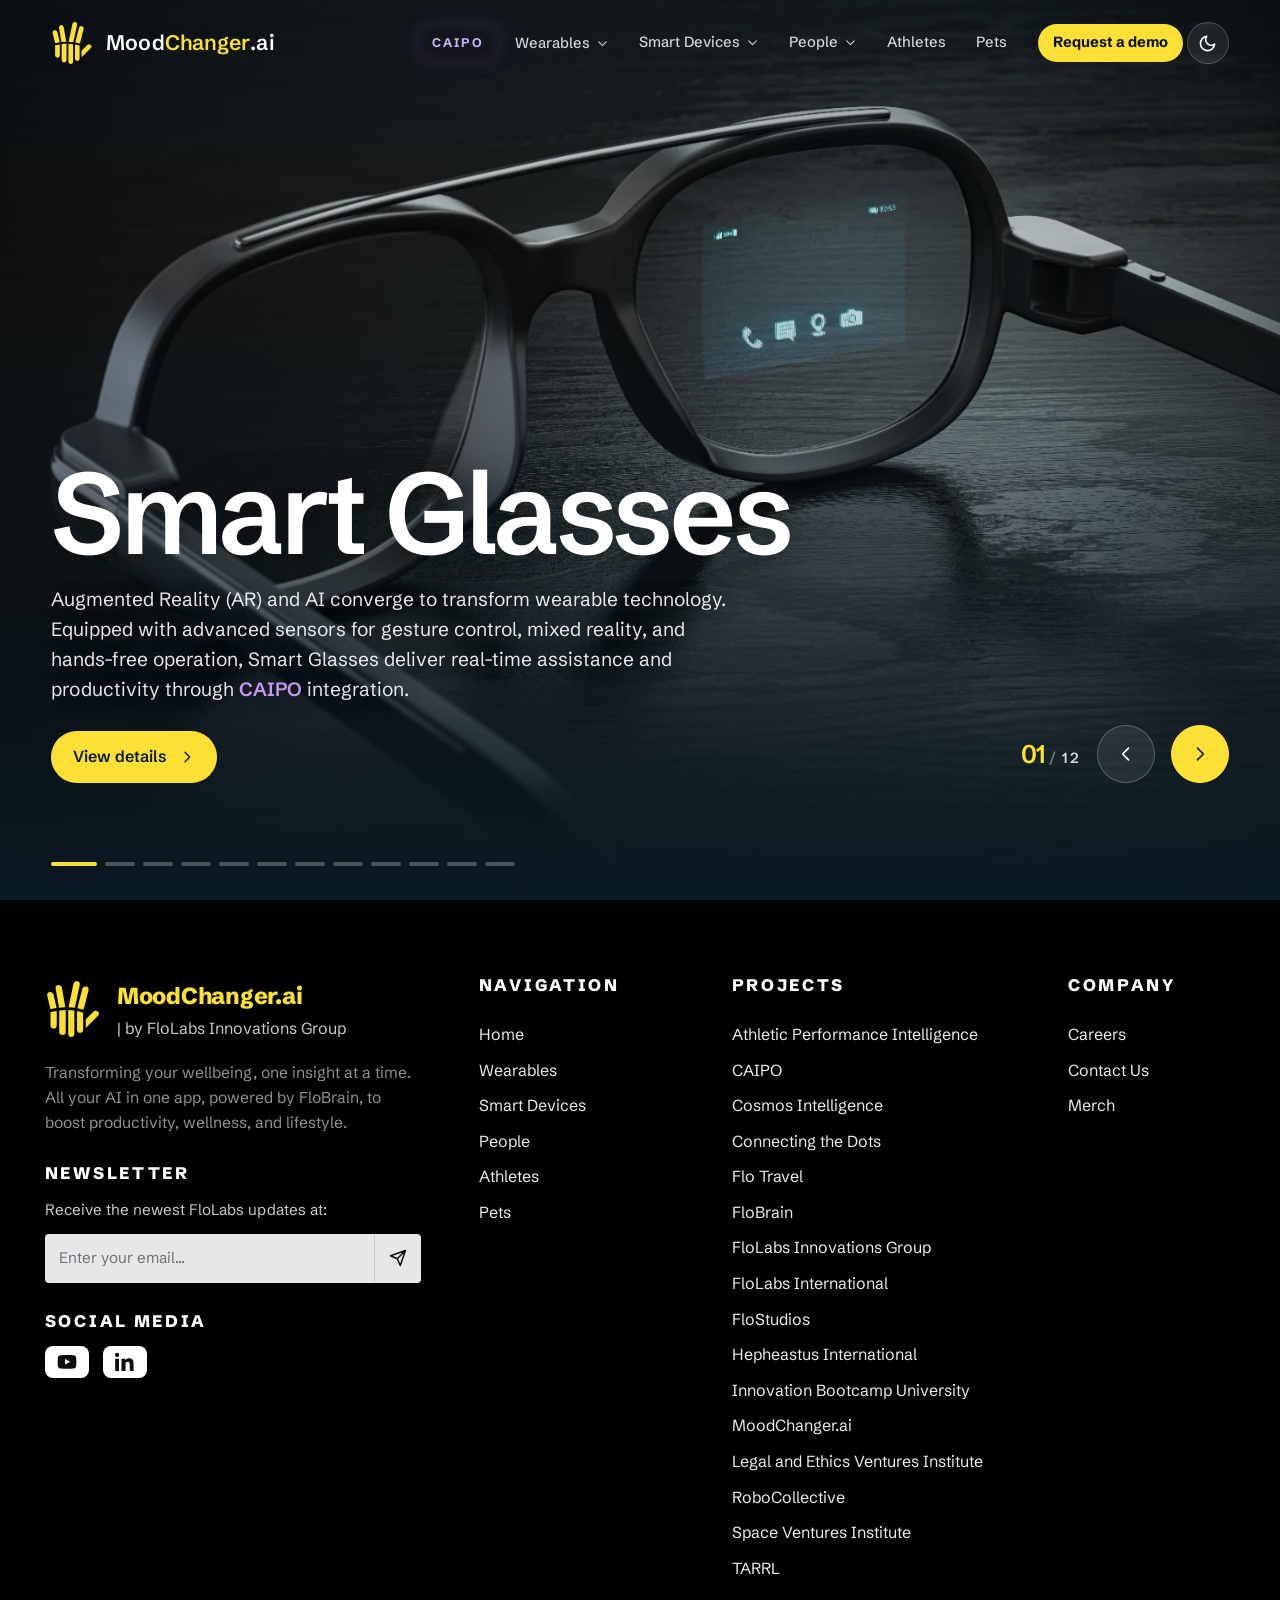
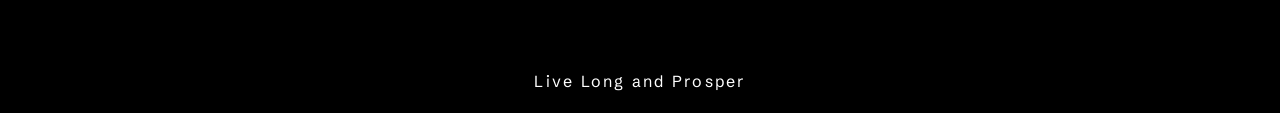
<file: Wearables.html>
<!doctype html>
<html lang="en">
<head>
<meta charset="utf-8">
<meta name="viewport" content="width=device-width, initial-scale=1">
<title>Wearables, MoodChanger.ai</title>
<script>(function(){try{var t=localStorage.getItem('mc-theme');document.documentElement.setAttribute('data-theme',(t==='dark'||t==='light')?t:'light');}catch(e){document.documentElement.setAttribute('data-theme','light');}})();</script>
<link rel="preconnect" href="https://fonts.googleapis.com">
<link rel="preconnect" href="https://fonts.gstatic.com" crossorigin>
<link href="https://fonts.googleapis.com/css2?family=Schibsted+Grotesk:wght@400;500;600;700;800&display=swap" rel="stylesheet">
<link rel="stylesheet" href="athletes.css">
<link rel="preload" as="image" href="assets/wear/smart-glasses.webp" fetchpriority="high">
<link rel="stylesheet" href="wearables.css">
</head>
<body id="top" class="wear-body">

<div class="progress" aria-hidden="true"></div>

<header class="site-header" data-header>
  <div class="header-row">
    <a class="brand" href="Home.html" aria-label="MoodChanger.ai home">
      <img class="mark" src="assets/flomadlogo.svg" alt="">
      <span class="word">Mood<span class="a">Changer</span>.ai</span>
    </a>
    <button class="burger" data-nav-toggle aria-label="Menu" aria-expanded="false"><i></i><i></i><i></i></button>

    <nav class="nav" data-nav aria-label="Primary">
      <div class="item">
        <a class="caipo-pill" href="https://www.caipo.ai/" target="_blank" rel="noopener">CAIPO</a>
      </div>

      <div class="item has-menu active">
        <button class="trigger" type="button" data-all-wearables>Wearables
          <svg class="chev" viewBox="0 0 24 24" fill="none" stroke="currentColor" stroke-width="2"><path d="M19 9l-7 7-7-7" stroke-linecap="round" stroke-linejoin="round"/></svg>
        </button>
        <div class="menu scroll">
          <a href="#smart-glasses">Smart Glasses</a>
          <a href="#eeg-hardware">EEG Hardware</a>
          <a href="#smart-ring">Smart Ring</a>
          <a href="#brain-monitor">Brain Monitoring</a>
          <a href="#smart-foot-pods">Smart Foot Pods</a>
          <a href="#smart-insoles">Smart Insoles</a>
          <a href="#smart-watch">Smart Watch</a>
          <a href="#exoskeleton">Exoskeleton</a>
          <a href="#smart-gloves">Smart Gloves</a>
          <a href="#smart-shirt">Smart Shirt</a>
          <a href="#smart-suit">Smart Suit</a>
          <a href="#smart-posture-trainer">Smart Posture Trainer</a>
        </div>
      </div>

      <div class="item has-menu">
        <a class="trigger" href="SmartDevices.html">Smart Devices
          <svg class="chev" viewBox="0 0 24 24" fill="none" stroke="currentColor" stroke-width="2"><path d="M19 9l-7 7-7-7" stroke-linecap="round" stroke-linejoin="round"/></svg>
        </a>
        <div class="menu">
          <a href="SmartDevices.html#ai-insights">AI Health Insights</a>
          <a href="SmartDevices.html#smart-scale">Smart Scale</a>
          <a href="SmartDevices.html#smart-bottle">Smart Bottle</a>
          <a href="SmartDevices.html#smart-robots">Smart Robots</a>
        </div>
      </div>

      <div class="item has-menu">
        <a class="trigger" href="People.html">People
          <svg class="chev" viewBox="0 0 24 24" fill="none" stroke="currentColor" stroke-width="2"><path d="M19 9l-7 7-7-7" stroke-linecap="round" stroke-linejoin="round"/></svg>
        </a>
        <div class="menu">
          <a href="People.html#allergies">Allergies</a>
          <a href="People.html#stuttering">Stuttering</a>
          <a href="People.html#cognitive">Cognitive Loss</a>
        </div>
      </div>

      <div class="item"><a href="Athletes.html">Athletes</a></div>
      <div class="item"><a href="Pets.html">Pets</a></div>
            <div class="item cta-item"><a class="nav-cta" href="mailto:hello@moodchanger.ai?subject=Request%20a%20demo">Request a demo</a></div>
      <div class="item theme-item">
        <button class="theme-toggle" data-theme-toggle type="button" aria-label="Switch to dark mode" aria-pressed="false">
          <svg class="i-moon" viewBox="0 0 24 24" fill="none" stroke="currentColor" stroke-width="2"><path d="M21 12.8A9 9 0 1111.2 3 7 7 0 0021 12.8z" stroke-linecap="round" stroke-linejoin="round"/></svg>
          <svg class="i-sun" viewBox="0 0 24 24" fill="none" stroke="currentColor" stroke-width="2"><circle cx="12" cy="12" r="4"/><path d="M12 2v2M12 20v2M4.9 4.9l1.4 1.4M17.7 17.7l1.4 1.4M2 12h2M20 12h2M4.9 19.1l1.4-1.4M17.7 6.3l1.4-1.4" stroke-linecap="round"/></svg>
        </button>
      </div>
    </nav>
  </div>
</header>

<main>
  <section class="showcase" aria-label="Wearables showcase">
    <div class="show-track">
      <div class="show-slide active" data-w="smart-glasses">
        <div class="shot"><div class="glow"></div><div class="kb"><div class="icon"><svg viewBox="0 0 24 24" fill="none" stroke="currentColor" stroke-width="1.4" stroke-linecap="round" stroke-linejoin="round"><circle cx="7" cy="13" r="3.6"/><circle cx="17" cy="13" r="3.6"/><path d="M10.6 13h2.8M2.5 11l2.5-2.5M21.5 11L19 8.5"/></svg></div></div><div class="grain"></div></div>
        <div class="scrim"></div>
        <div class="show-content">
          <h2 class="show-name">Smart Glasses</h2>
          <p class="show-intro">Augmented Reality (AR) and AI converge to transform wearable technology. Equipped with advanced sensors for gesture control, mixed reality, and hands-free operation, Smart Glasses deliver real-time assistance and productivity through <span class="caipo">CAIPO</span> integration.</p>
          <span class="show-cta">View details<svg viewBox="0 0 24 24" fill="none" stroke="currentColor" stroke-width="2"><path d="M9 5l7 7-7 7" stroke-linecap="round" stroke-linejoin="round"/></svg></span>
        </div>
      </div>
      <div class="show-slide" data-w="eeg-hardware">
        <div class="shot alt"><div class="glow"></div><div class="kb"><div class="icon"><svg viewBox="0 0 24 24" fill="none" stroke="currentColor" stroke-width="1.4" stroke-linecap="round" stroke-linejoin="round"><path d="M2 12h3l2-6 3 12 2.5-8 2 5H22"/></svg></div></div><div class="grain"></div></div>
        <div class="scrim"></div>
        <div class="show-content">
          <h2 class="show-name">EEG Hardware</h2>
          <p class="show-intro">EEG Hardware monitors brain activity in real time, providing insights into mental states, cognitive performance, and stress.</p>
          <span class="show-cta">View details<svg viewBox="0 0 24 24" fill="none" stroke="currentColor" stroke-width="2"><path d="M9 5l7 7-7 7" stroke-linecap="round" stroke-linejoin="round"/></svg></span>
        </div>
      </div>
      <div class="show-slide" data-w="smart-ring">
        <div class="shot"><div class="glow"></div><div class="kb"><div class="icon"><svg viewBox="0 0 24 24" fill="none" stroke="currentColor" stroke-width="1.4" stroke-linecap="round" stroke-linejoin="round"><circle cx="12" cy="14.5" r="5.5"/><path d="M8.7 9.5 10.5 5h3l1.8 4.5"/></svg></div></div><div class="grain"></div></div>
        <div class="scrim"></div>
        <div class="show-content">
          <h2 class="show-name">Smart Ring</h2>
          <p class="show-intro">Compact and stylish wearable that tracks health metrics such as heart rate, sleep patterns, and stress levels.</p>
          <span class="show-cta">View details<svg viewBox="0 0 24 24" fill="none" stroke="currentColor" stroke-width="2"><path d="M9 5l7 7-7 7" stroke-linecap="round" stroke-linejoin="round"/></svg></span>
        </div>
      </div>
      <div class="show-slide" data-w="brain-monitor">
        <div class="shot alt"><div class="glow"></div><div class="kb"><div class="icon"><svg viewBox="0 0 24 24" fill="none" stroke="currentColor" stroke-width="1.4" stroke-linecap="round" stroke-linejoin="round"><path d="M12 4.5a3 3 0 0 0-5 2.2A3 3 0 0 0 5 12a3 3 0 0 0 2 4.6A3 3 0 0 0 12 19m0-14.5a3 3 0 0 1 5 2.2A3 3 0 0 1 19 12a3 3 0 0 1-2 4.6A3 3 0 0 1 12 19m0-14.5V19"/></svg></div></div><div class="grain"></div></div>
        <div class="scrim"></div>
        <div class="show-content">
          <h2 class="show-name">Brain Monitoring</h2>
          <p class="show-intro">Products that provide real-time brain activity analysis. With <span class="caipo">CAIPO</span>, they assist in improving cognitive performance and reducing mental fatigue.</p>
          <span class="show-cta">View details<svg viewBox="0 0 24 24" fill="none" stroke="currentColor" stroke-width="2"><path d="M9 5l7 7-7 7" stroke-linecap="round" stroke-linejoin="round"/></svg></span>
        </div>
      </div>
      <div class="show-slide" data-w="smart-foot-pods">
        <div class="shot"><div class="glow"></div><div class="kb"><div class="icon"><svg viewBox="0 0 24 24" fill="none" stroke="currentColor" stroke-width="1.4" stroke-linecap="round" stroke-linejoin="round"><path d="M5 5c-1 3.5-1.5 6-1.5 9C3.5 17 5 19 8 19s4-1.5 4-4.5c0-2-1-3-1-5.5C11 6 10 4.5 8.5 4.5S5.5 4 5 5z"/><circle cx="16.5" cy="15.5" r="3"/></svg></div></div><div class="grain"></div></div>
        <div class="scrim"></div>
        <div class="show-content">
          <h2 class="show-name">Smart Foot Pods</h2>
          <p class="show-intro">Advanced wearables for runners, offering insights into biomechanics, running power, and performance metrics.</p>
          <span class="show-cta">View details<svg viewBox="0 0 24 24" fill="none" stroke="currentColor" stroke-width="2"><path d="M9 5l7 7-7 7" stroke-linecap="round" stroke-linejoin="round"/></svg></span>
        </div>
      </div>
      <div class="show-slide" data-w="smart-insoles">
        <div class="shot alt"><div class="glow"></div><div class="kb"><div class="icon"><svg viewBox="0 0 24 24" fill="none" stroke="currentColor" stroke-width="1.4" stroke-linecap="round" stroke-linejoin="round"><path d="M9 3c-2 0-3.2 2.4-3.2 5.4 0 3.6-2 5.6-2 8.6C3.8 19.6 5.6 21 8 21s3.8-1.4 3.8-4C11.8 14.6 11 13 11 9.6 11 5.4 10.4 3 9 3z"/></svg></div></div><div class="grain"></div></div>
        <div class="scrim"></div>
        <div class="show-content">
          <h2 class="show-name">Smart Insoles</h2>
          <p class="show-intro">Designed for gait analysis, posture improvement, and health monitoring.</p>
          <span class="show-cta">View details<svg viewBox="0 0 24 24" fill="none" stroke="currentColor" stroke-width="2"><path d="M9 5l7 7-7 7" stroke-linecap="round" stroke-linejoin="round"/></svg></span>
        </div>
      </div>
      <div class="show-slide" data-w="smart-watch">
        <div class="shot"><div class="glow"></div><div class="kb"><div class="icon"><svg viewBox="0 0 24 24" fill="none" stroke="currentColor" stroke-width="1.4" stroke-linecap="round" stroke-linejoin="round"><rect x="7" y="7" width="10" height="10" rx="2.6"/><path d="M9.3 7 10 3.5h4L14.7 7M9.3 17l.7 3.5h4l.7-3.5"/><path d="M12 10.5V13l1.6 1"/></svg></div></div><div class="grain"></div></div>
        <div class="scrim"></div>
        <div class="show-content">
          <h2 class="show-name">Smart Watch</h2>
          <p class="show-intro">Customizable device offering fitness tracking, heart rate monitoring, and GPS navigation.</p>
          <span class="show-cta">View details<svg viewBox="0 0 24 24" fill="none" stroke="currentColor" stroke-width="2"><path d="M9 5l7 7-7 7" stroke-linecap="round" stroke-linejoin="round"/></svg></span>
        </div>
      </div>
      <div class="show-slide" data-w="exoskeleton">
        <div class="shot alt"><div class="glow"></div><div class="kb"><div class="icon"><svg viewBox="0 0 24 24" fill="none" stroke="currentColor" stroke-width="1.4" stroke-linecap="round" stroke-linejoin="round"><circle cx="12" cy="4.3" r="2.1"/><path d="M12 6.4v6.2m0 0-3.6 6.6M12 12.6l3.6 6.6M6.6 9.2 12 10.4l5.4-1.2"/></svg></div></div><div class="grain"></div></div>
        <div class="scrim"></div>
        <div class="show-content">
          <h2 class="show-name">Exoskeleton</h2>
          <p class="show-intro">A revolutionary body measurement system that uses 3D scanning to deliver accurate data for fitness and health tracking.</p>
          <span class="show-cta">View details<svg viewBox="0 0 24 24" fill="none" stroke="currentColor" stroke-width="2"><path d="M9 5l7 7-7 7" stroke-linecap="round" stroke-linejoin="round"/></svg></span>
        </div>
      </div>
      <div class="show-slide" data-w="smart-gloves">
        <div class="shot"><div class="glow"></div><div class="kb"><div class="icon"><svg viewBox="0 0 24 24" fill="none" stroke="currentColor" stroke-width="1.4" stroke-linecap="round" stroke-linejoin="round"><path d="M8 13V6.5a1.5 1.5 0 0 1 3 0V11m0-.5V4.6a1.5 1.5 0 0 1 3 0V11m0-.2V6.6a1.5 1.5 0 0 1 3 0V14c0 3.4-2.2 6-5.4 6h-.8c-1.7 0-2.7-.7-3.7-1.8L6 14.6c-.8-1 .6-2.6 1.7-1.7L9 14"/></svg></div></div><div class="grain"></div></div>
        <div class="scrim"></div>
        <div class="show-content">
          <h2 class="show-name">Smart Gloves</h2>
          <p class="show-intro">Wearable device designed for precise motion tracking and gesture control.</p>
          <span class="show-cta">View details<svg viewBox="0 0 24 24" fill="none" stroke="currentColor" stroke-width="2"><path d="M9 5l7 7-7 7" stroke-linecap="round" stroke-linejoin="round"/></svg></span>
        </div>
      </div>
      <div class="show-slide" data-w="smart-shirt">
        <div class="shot alt"><div class="glow"></div><div class="kb"><div class="icon"><svg viewBox="0 0 24 24" fill="none" stroke="currentColor" stroke-width="1.4" stroke-linecap="round" stroke-linejoin="round"><path d="M8.5 3 12 6l3.5-3 4.5 3.2-2 4.3-2-1V21H8V12.5l-2 1-2-4.3z"/></svg></div></div><div class="grain"></div></div>
        <div class="scrim"></div>
        <div class="show-content">
          <h2 class="show-name">Smart Shirt</h2>
          <p class="show-intro">Tracks heart rate, respiration, activity, and sleep. Its seamless integration with mobile apps provides real-time insights into physical performance.</p>
          <span class="show-cta">View details<svg viewBox="0 0 24 24" fill="none" stroke="currentColor" stroke-width="2"><path d="M9 5l7 7-7 7" stroke-linecap="round" stroke-linejoin="round"/></svg></span>
        </div>
      </div>
      <div class="show-slide" data-w="smart-suit">
        <div class="shot"><div class="glow"></div><div class="kb"><div class="icon"><svg viewBox="0 0 24 24" fill="none" stroke="currentColor" stroke-width="1.4" stroke-linecap="round" stroke-linejoin="round"><circle cx="12" cy="4.2" r="2.2"/><path d="M7.5 7.5h9l1.1 6.2-2.2 1V21h-7.8v-6.3l-2.2-1z"/></svg></div></div><div class="grain"></div></div>
        <div class="scrim"></div>
        <div class="show-content">
          <h2 class="show-name">Smart Suit</h2>
          <p class="show-intro">Revolutionary body measurement system that uses 3D scanning to deliver accurate data for fitness and health tracking.</p>
          <span class="show-cta">View details<svg viewBox="0 0 24 24" fill="none" stroke="currentColor" stroke-width="2"><path d="M9 5l7 7-7 7" stroke-linecap="round" stroke-linejoin="round"/></svg></span>
        </div>
      </div>
      <div class="show-slide" data-w="smart-posture-trainer">
        <div class="shot alt"><div class="glow"></div><div class="kb"><div class="icon"><svg viewBox="0 0 24 24" fill="none" stroke="currentColor" stroke-width="1.4" stroke-linecap="round" stroke-linejoin="round"><path d="M12 3v18M12 6l3.2-1M12 10l3.2 1M12 14l3.2-1M12 6 8.8 5M12 10l-3.2 1M12 14l-3.2-1"/></svg></div></div><div class="grain"></div></div>
        <div class="scrim"></div>
        <div class="show-content">
          <h2 class="show-name">Smart Posture Trainer</h2>
          <p class="show-intro">Equipped with advanced wearable sensors to help users improve back health and overall posture.</p>
          <span class="show-cta">View details<svg viewBox="0 0 24 24" fill="none" stroke="currentColor" stroke-width="2"><path d="M9 5l7 7-7 7" stroke-linecap="round" stroke-linejoin="round"/></svg></span>
        </div>
      </div>
    </div>

    <div class="show-controls">
      <span class="show-count"><b class="cur">01</b><span class="sep">/</span>12</span>
      <button class="sbtn prev" aria-label="Previous wearable"><svg viewBox="0 0 24 24" fill="none" stroke="currentColor" stroke-width="2"><path d="M15 19l-7-7 7-7" stroke-linecap="round" stroke-linejoin="round"/></svg></button>
      <button class="sbtn next" aria-label="Next wearable"><svg viewBox="0 0 24 24" fill="none" stroke="currentColor" stroke-width="2"><path d="M9 5l7 7-7 7" stroke-linecap="round" stroke-linejoin="round"/></svg></button>
    </div>

    <div class="show-dots">
        <button aria-label="Smart Glasses" class="on"></button>
        <button aria-label="EEG Hardware"></button>
        <button aria-label="Smart Ring"></button>
        <button aria-label="Brain Monitoring"></button>
        <button aria-label="Smart Foot Pods"></button>
        <button aria-label="Smart Insoles"></button>
        <button aria-label="Smart Watch"></button>
        <button aria-label="Exoskeleton"></button>
        <button aria-label="Smart Gloves"></button>
        <button aria-label="Smart Shirt"></button>
        <button aria-label="Smart Suit"></button>
        <button aria-label="Smart Posture Trainer"></button>
    </div>
    <div class="show-strip"><div class="fill"></div></div>
  </section>
</main>

<footer class="site-footer mc-footer">
  <div class="wrap mcf-grid">
    <div class="mcf-brand">
      <div class="mcf-head">
        <img class="mcf-logo" src="assets/flomadlogo.svg" alt="MoodChanger.ai logo">
        <div class="mcf-title">
          <strong>MoodChanger.ai</strong>
          <span>| by FloLabs Innovations Group</span>
        </div>
      </div>
      <p class="mcf-desc">Transforming your wellbeing, one insight at a time. All your AI in one app, powered by FloBrain, to boost productivity, wellness, and lifestyle.</p>
      <h4 class="mcf-h">Newsletter</h4>
      <p class="mcf-sub">Receive the newest FloLabs updates at:</p>
      <form class="mcf-news" onsubmit="return false;">
        <input type="email" placeholder="Enter your email..." aria-label="Email address">
        <button type="submit" aria-label="Subscribe"><svg viewBox="0 0 24 24" fill="none" stroke="currentColor" stroke-width="2"><path d="M22 2 11 13M22 2l-7 20-4-9-9-4 20-7z" stroke-linecap="round" stroke-linejoin="round"></path></svg></button>
      </form>
      <h4 class="mcf-h">Social Media</h4>
      <div class="mcf-social">
        <a href="https://www.youtube.com/@flolabsinnovation" target="_blank" rel="noopener" aria-label="YouTube"><svg viewBox="0 0 24 24" fill="currentColor"><path d="M23 7.2s-.2-1.6-.9-2.3c-.9-.9-1.9-.9-2.4-1C16.4 3.6 12 3.6 12 3.6s-4.4 0-7.7.3c-.5.1-1.5.1-2.4 1-.7.7-.9 2.3-.9 2.3S.8 9.1.8 11v1.8c0 1.9.2 3.8.2 3.8s.2 1.6.9 2.3c.9.9 2 .9 2.5 1 1.8.2 7.6.3 7.6.3s4.4 0 7.7-.3c.5-.1 1.5-.1 2.4-1 .7-.7.9-2.3.9-2.3s.2-1.9.2-3.8V11c0-1.9-.2-3.8-.2-3.8zM9.7 15.1V8.4l6.2 3.4-6.2 3.3z"></path></svg></a>
        <a href="https://www.linkedin.com/company/flolabs-innovation/" target="_blank" rel="noopener" aria-label="LinkedIn"><svg viewBox="0 0 24 24" fill="currentColor"><path d="M4.98 3.5C4.98 4.9 3.9 6 2.5 6S0 4.9 0 3.5 1.1 1 2.5 1s2.48 1.1 2.48 2.5zM.2 8h4.6v14.7H.2V8zm7.6 0h4.4v2h.1c.6-1.2 2.1-2.4 4.4-2.4 4.7 0 5.6 3.1 5.6 7.1v8H17.7v-7.1c0-1.7 0-3.9-2.4-3.9s-2.7 1.8-2.7 3.7v7.3H7.8V8z"></path></svg></a>
      </div>
    </div>

    <nav class="mcf-col" aria-label="Footer navigation">
      <h4 class="mcf-h">Navigation</h4>
      <a href="Home.html">Home</a>
      <a href="Wearables.html">Wearables</a>
      <a href="SmartDevices.html">Smart Devices</a>
      <a href="People.html">People</a>
      <a href="Athletes.html">Athletes</a>
      <a href="Pets.html">Pets</a>
    </nav>

    <nav class="mcf-col" aria-label="FloLabs projects">
      <h4 class="mcf-h">Projects</h4>
      <a href="https://www.athleticperformanceintelligence.com/" target="_blank" rel="noopener">Athletic Performance Intelligence</a>
      <a href="https://www.caipo.ai/" target="_blank" rel="noopener">CAIPO</a>
      <a href="http://cosmosintelligence.org/" target="_blank" rel="noopener">Cosmos Intelligence</a>
      <a href="https://www.youtube.com/@flolabsinnovation" target="_blank" rel="noopener">Connecting the Dots</a>
      <a href="https://www.flomadtravel.com/" target="_blank" rel="noopener">Flo Travel</a>
      <a href="https://www.flobrain.ai/" target="_blank" rel="noopener">FloBrain</a>
      <a href="https://www.flolabsinnovations.com/" target="_blank" rel="noopener">FloLabs Innovations Group</a>
      <a href="https://www.flolabs.international/" target="_blank" rel="noopener">FloLabs International</a>
      <a href="https://www.flostudios.ai/" target="_blank" rel="noopener">FloStudios</a>
      <a href="https://hephaestus.international/" target="_blank" rel="noopener">Hepheastus International</a>
      <a href="https://www.bootcampuniversity.org/" target="_blank" rel="noopener">Innovation Bootcamp University</a>
      <a href="https://www.moodchanger.ai/" target="_blank" rel="noopener">MoodChanger.ai</a>
      <a href="https://www.legalethicsventuresinstitute.com/" target="_blank" rel="noopener">Legal and Ethics Ventures Institute</a>
      <a href="https://www.robocollective.ai/" target="_blank" rel="noopener">RoboCollective</a>
      <a href="https://www.spaceventuresinstitute.com/" target="_blank" rel="noopener">Space Ventures Institute</a>
      <a href="https://tarrl.org/" target="_blank" rel="noopener">TARRL</a>
    </nav>

    <nav class="mcf-col" aria-label="Company">
      <h4 class="mcf-h">Company</h4>
      <a href="https://www.flolabsinnovations.com/" target="_blank" rel="noopener">Careers</a>
      <a href="https://www.flolabsinnovations.com/" target="_blank" rel="noopener">Contact Us</a>
      <a href="https://flolabsrd.notion.site/merch-background" target="_blank" rel="noopener">Merch</a>
    </nav>
  </div>
  <div class="mcf-bar">Live Long and Prosper</div>
</footer>

<a class="to-top" href="#top" aria-label="Scroll to top"><svg viewBox="0 0 24 24" fill="none" stroke="currentColor" stroke-width="2"><path d="M12 19V5M6 11l6-6 6 6" stroke-linecap="round" stroke-linejoin="round"/></svg>Top</a>

<!-- ============================ DETAIL VIEW ============================ -->
<div class="detail" role="dialog" aria-modal="true" aria-label="Wearable details">
  <div class="detail-bar">
    <div class="row">
      <button class="detail-close" type="button"><svg viewBox="0 0 24 24" fill="none" stroke="currentColor" stroke-width="2"><path d="M19 12H5M11 6l-6 6 6 6" stroke-linecap="round" stroke-linejoin="round"/></svg>All wearables</button>
      <div class="detail-where"><span class="nm">Smart Glasses</span></div>
      <div class="detail-arrows">
        <button class="dbtn prev" aria-label="Previous wearable"><svg viewBox="0 0 24 24" fill="none" stroke="currentColor" stroke-width="2"><path d="M15 19l-7-7 7-7" stroke-linecap="round" stroke-linejoin="round"/></svg></button>
        <button class="dbtn next" aria-label="Next wearable"><svg viewBox="0 0 24 24" fill="none" stroke="currentColor" stroke-width="2"><path d="M9 5l7 7-7 7" stroke-linecap="round" stroke-linejoin="round"/></svg></button>
      </div>
    </div>
  </div>
  <div class="detail-stage">
      <article class="detail-panel active" data-w="smart-glasses" data-name="Smart Glasses">
        <div class="dp-hero">
          <div class="shot"><div class="glow"></div><div class="kb"><div class="icon"><svg viewBox="0 0 24 24" fill="none" stroke="currentColor" stroke-width="1.4" stroke-linecap="round" stroke-linejoin="round"><circle cx="7" cy="13" r="3.6"/><circle cx="17" cy="13" r="3.6"/><path d="M10.6 13h2.8M2.5 11l2.5-2.5M21.5 11L19 8.5"/></svg></div></div><div class="grain"></div></div>
          <div class="scrim"></div>
          <div class="dp-headtext">
            <h2 class="dp-title">Smart Glasses</h2>
            <p class="dp-intro">Augmented Reality (AR) and AI converge to transform wearable technology. Equipped with advanced sensors for gesture control, mixed reality, and hands-free operation, Smart Glasses deliver real-time assistance and productivity through <span class="caipo">CAIPO</span> integration.</p>
          </div>
        </div>
        <div class="dp-body">
          <div class="wear-mc">
            <div class="mc-grid" aria-hidden="true"></div>
            <div class="wear-mc-inner">
              <h3 class="wear-mc-title">Smart Glasses <span class="plus">+ MoodChanger.ai</span></h3>
              <p class="wear-mc-body">When paired with MoodChanger.ai, Smart Glasses go beyond function and help users enhance focus, relaxation, and emotional well-being in any environment.</p>
              <p class="wear-tagline">Real-time assistance + AI support <span class="ar">=</span> <span class="ans">better focus, calmer states, stronger productivity</span></p>
            </div>
          </div>
          <div class="wear-block">
            <div class="block-head"><span class="eyebrow">Core Capabilities</span><span class="ln"></span></div>
            <div class="cap-grid">
            <article class="cap"><span class="cap-mark"><svg viewBox="0 0 24 24" fill="none" stroke="currentColor" stroke-width="1.8" stroke-linecap="round" stroke-linejoin="round"><path d="M12 3a3 3 0 0 1 3 3v5a3 3 0 0 1-6 0V6a3 3 0 0 1 3-3z"/><path d="M5 11a7 7 0 0 0 14 0M12 18v3"/></svg></span><h4>Voice Commands</h4><p>Control your world hands-free</p></article>
            <article class="cap"><span class="cap-mark"><svg viewBox="0 0 24 24" fill="none" stroke="currentColor" stroke-width="1.8" stroke-linecap="round" stroke-linejoin="round"><path d="m8 7-5 5 5 5M16 7l5 5-5 5"/></svg></span><h4>Developer Friendly</h4><p>Open-source platform</p></article>
            <article class="cap"><span class="cap-mark"><svg viewBox="0 0 24 24" fill="none" stroke="currentColor" stroke-width="1.8" stroke-linecap="round" stroke-linejoin="round"><path d="m12 3 9 5-9 5-9-5 9-5z"/><path d="m3 13 9 5 9-5"/></svg></span><h4>Mixed reality</h4><p>Seamless digital overlays</p></article>
            </div>
          </div>
          <div class="wear-block">
            <div class="block-head"><span class="eyebrow">Features and Applications</span><span class="ln"></span></div>
            <div class="app-grid">
            <article class="app"><span class="app-ic"><svg viewBox="0 0 24 24" fill="none" stroke="currentColor" stroke-width="1.8" stroke-linecap="round" stroke-linejoin="round"><path d="M3 12h3.2l1.8 5 3.8-12 2.3 7H21"/></svg></span><div class="app-txt"><h4>Healthcare</h4><p>Hands-free access to patient data for surgeons or medical staff.</p></div></article>
            <article class="app"><span class="app-ic"><svg viewBox="0 0 24 24" fill="none" stroke="currentColor" stroke-width="1.8" stroke-linecap="round" stroke-linejoin="round"><path d="M13 2 5 13h6l-1 9 8-12h-6l1-8Z"/></svg></span><div class="app-txt"><h4>Sports</h4><p>Real-time performance stats, navigation, or tactical insights during games.</p></div></article>
            <article class="app"><span class="app-ic"><svg viewBox="0 0 24 24" fill="none" stroke="currentColor" stroke-width="1.8" stroke-linecap="round" stroke-linejoin="round"><path d="M4 4v16h16M8 14l3-3 3 3 5-6"/></svg></span><div class="app-txt"><h4>Productivity</h4><p>Augmented reality (AR) overlays for workflow management or multitasking.</p></div></article>
            <article class="app"><span class="app-ic"><svg viewBox="0 0 24 24" fill="none" stroke="currentColor" stroke-width="1.8" stroke-linecap="round" stroke-linejoin="round"><path d="M12 3l1.9 5.6L19 10l-5.1 1.4L12 17l-1.9-5.6L5 10l5.1-1.4Z"/></svg></span><div class="app-txt"><h4>MoodChanging</h4><p>Immersive experiences or calming environments projected through AR to influence emotional states.</p></div></article>
            </div>
          </div>
        </div>
      </article>

      <article class="detail-panel" data-w="eeg-hardware" data-name="EEG Hardware">
        <div class="dp-hero">
          <div class="shot alt"><div class="glow"></div><div class="kb"><div class="icon"><svg viewBox="0 0 24 24" fill="none" stroke="currentColor" stroke-width="1.4" stroke-linecap="round" stroke-linejoin="round"><path d="M2 12h3l2-6 3 12 2.5-8 2 5H22"/></svg></div></div><div class="grain"></div></div>
          <div class="scrim"></div>
          <div class="dp-headtext">
            <h2 class="dp-title">EEG Hardware</h2>
            <p class="dp-intro">EEG Hardware monitors brain activity in real time, providing insights into mental states, cognitive performance, and stress.</p>
          </div>
        </div>
        <div class="dp-body">
          <div class="wear-mc">
            <div class="mc-grid" aria-hidden="true"></div>
            <div class="wear-mc-inner">
              <h3 class="wear-mc-title">EEG Hardware <span class="plus">+ MoodChanger.ai</span></h3>
              <p class="wear-mc-body">Integrated with <span class="caipo">CAIPO</span>, it enhances focus and productivity by identifying peak mental performance periods. Through MoodChanger.ai, it leverages neurofeedback to promote relaxation and emotional balance.</p>
              <p class="wear-tagline">Real-time brain activity + neurofeedback <span class="ar">=</span> <span class="ans">stronger focus and emotional balance</span></p>
            </div>
          </div>
          <div class="wear-block">
            <div class="block-head"><span class="eyebrow">Core Capabilities</span><span class="ln"></span></div>
            <div class="cap-grid">
            <article class="cap"><span class="cap-mark"><svg viewBox="0 0 24 24" fill="none" stroke="currentColor" stroke-width="1.8" stroke-linecap="round" stroke-linejoin="round"><rect x="2" y="8" width="17" height="8" rx="2"/><path d="M22 11v2M5.5 11v2M9 11v2"/></svg></span><h4>Battery Life</h4><p>Extended operational time</p></article>
            <article class="cap"><span class="cap-mark"><svg viewBox="0 0 24 24" fill="none" stroke="currentColor" stroke-width="1.8" stroke-linecap="round" stroke-linejoin="round"><path d="M12 3l1.9 5.6L19 10l-5.1 1.4L12 17l-1.9-5.6L5 10l5.1-1.4zM19 16l.8 2.2L22 19l-2.2.8L19 22l-.8-2.2L16 19l2.2-.8z"/></svg></span><h4>Software Integration</h4><p>Compatible with applications</p></article>
            <article class="cap"><span class="cap-mark"><svg viewBox="0 0 24 24" fill="none" stroke="currentColor" stroke-width="1.8" stroke-linecap="round" stroke-linejoin="round"><path d="M2 12h3l2-6 3 12 2.5-8 2 5H22"/></svg></span><h4>EEG Signal Monitoring</h4><p>Tracks brainwave activity</p></article>
            </div>
          </div>
          <div class="wear-block">
            <div class="block-head"><span class="eyebrow">Features and Applications</span><span class="ln"></span></div>
            <div class="app-grid">
            <article class="app"><span class="app-ic"><svg viewBox="0 0 24 24" fill="none" stroke="currentColor" stroke-width="1.8" stroke-linecap="round" stroke-linejoin="round"><path d="M3 12h3.2l1.8 5 3.8-12 2.3 7H21"/></svg></span><div class="app-txt"><h4>Healthcare</h4><p>Use in neurological assessments, mental health therapies.</p></div></article>
            <article class="app"><span class="app-ic"><svg viewBox="0 0 24 24" fill="none" stroke="currentColor" stroke-width="1.8" stroke-linecap="round" stroke-linejoin="round"><path d="M13 2 5 13h6l-1 9 8-12h-6l1-8Z"/></svg></span><div class="app-txt"><h4>Sports</h4><p>Brainwave analysis to improve performance through mental training.</p></div></article>
            <article class="app"><span class="app-ic"><svg viewBox="0 0 24 24" fill="none" stroke="currentColor" stroke-width="1.8" stroke-linecap="round" stroke-linejoin="round"><path d="M4 4v16h16M8 14l3-3 3 3 5-6"/></svg></span><div class="app-txt"><h4>Productivity</h4><p>Enhancing concentration and cognitive efficiency based on real-time feedback.</p></div></article>
            <article class="app"><span class="app-ic"><svg viewBox="0 0 24 24" fill="none" stroke="currentColor" stroke-width="1.8" stroke-linecap="round" stroke-linejoin="round"><path d="M12 3l1.9 5.6L19 10l-5.1 1.4L12 17l-1.9-5.6L5 10l5.1-1.4Z"/></svg></span><div class="app-txt"><h4>MoodChanging</h4><p>Targeted audio stimulation or biofeedback for mood improvement.</p></div></article>
            </div>
          </div>
        </div>
      </article>

      <article class="detail-panel" data-w="smart-ring" data-name="Smart Ring">
        <div class="dp-hero">
          <div class="shot"><div class="glow"></div><div class="kb"><div class="icon"><svg viewBox="0 0 24 24" fill="none" stroke="currentColor" stroke-width="1.4" stroke-linecap="round" stroke-linejoin="round"><circle cx="12" cy="14.5" r="5.5"/><path d="M8.7 9.5 10.5 5h3l1.8 4.5"/></svg></div></div><div class="grain"></div></div>
          <div class="scrim"></div>
          <div class="dp-headtext">
            <h2 class="dp-title">Smart Ring</h2>
            <p class="dp-intro">Compact and stylish wearable that tracks health metrics such as heart rate, sleep patterns, and stress levels.</p>
          </div>
        </div>
        <div class="dp-body">
          <div class="wear-mc">
            <div class="mc-grid" aria-hidden="true"></div>
            <div class="wear-mc-inner">
              <h3 class="wear-mc-title">Smart Ring <span class="plus">+ MoodChanger.ai</span></h3>
              <p class="wear-mc-body">With <span class="caipo">CAIPO</span>, it provides actionable insights to improve wellness and streamline productivity through gesture-based controls. MoodChanger.ai integrates with the ring's haptic feedback to deliver calming vibrations and manage stress effectively.</p>
              <p class="wear-tagline">Wearable biometrics + haptic feedback <span class="ar">=</span> <span class="ans">smarter wellness and better emotional balance</span></p>
            </div>
          </div>
          <div class="wear-block">
            <div class="block-head"><span class="eyebrow">Core Capabilities</span><span class="ln"></span></div>
            <div class="cap-grid">
            <article class="cap"><span class="cap-mark"><svg viewBox="0 0 24 24" fill="none" stroke="currentColor" stroke-width="1.8" stroke-linecap="round" stroke-linejoin="round"><circle cx="14" cy="5" r="1.8"/><path d="M9 20l2.5-5L9 12l3-4 3 2.5 3 .5M11 8 8 9.5 6.5 12"/></svg></span><h4>Activity Tracking</h4><p>Daily activity logs</p></article>
            <article class="cap"><span class="cap-mark"><svg viewBox="0 0 24 24" fill="none" stroke="currentColor" stroke-width="1.8" stroke-linecap="round" stroke-linejoin="round"><path d="M12 3s6 6.5 6 11a6 6 0 0 1-12 0c0-4.5 6-11 6-11z"/></svg></span><h4>Water Resistance</h4><p>Durable against moisture</p></article>
            <article class="cap"><span class="cap-mark"><svg viewBox="0 0 24 24" fill="none" stroke="currentColor" stroke-width="1.8" stroke-linecap="round" stroke-linejoin="round"><path d="M6 9a6 6 0 1 1 12 0c0 5 2 6 2 6H4s2-1 2-6"/><path d="M10.5 20a1.7 1.7 0 0 0 3 0"/></svg></span><h4>Customizable Alerts</h4><p>Personalized notifications setup</p></article>
            </div>
          </div>
          <div class="wear-block">
            <div class="block-head"><span class="eyebrow">Features and Applications</span><span class="ln"></span></div>
            <div class="app-grid">
            <article class="app"><span class="app-ic"><svg viewBox="0 0 24 24" fill="none" stroke="currentColor" stroke-width="1.8" stroke-linecap="round" stroke-linejoin="round"><path d="M3 12h3.2l1.8 5 3.8-12 2.3 7H21"/></svg></span><div class="app-txt"><h4>Healthcare</h4><p>Monitoring vital signs and sleep patterns.</p></div></article>
            <article class="app"><span class="app-ic"><svg viewBox="0 0 24 24" fill="none" stroke="currentColor" stroke-width="1.8" stroke-linecap="round" stroke-linejoin="round"><path d="M13 2 5 13h6l-1 9 8-12h-6l1-8Z"/></svg></span><div class="app-txt"><h4>Sports</h4><p>Track activity, heart rate and movement patterns.</p></div></article>
            <article class="app"><span class="app-ic"><svg viewBox="0 0 24 24" fill="none" stroke="currentColor" stroke-width="1.8" stroke-linecap="round" stroke-linejoin="round"><path d="M4 4v16h16M8 14l3-3 3 3 5-6"/></svg></span><div class="app-txt"><h4>Productivity</h4><p>Quick gesture-based controls, notifications, and more.</p></div></article>
            <article class="app"><span class="app-ic"><svg viewBox="0 0 24 24" fill="none" stroke="currentColor" stroke-width="1.8" stroke-linecap="round" stroke-linejoin="round"><path d="M12 3l1.9 5.6L19 10l-5.1 1.4L12 17l-1.9-5.6L5 10l5.1-1.4Z"/></svg></span><div class="app-txt"><h4>MoodChanging</h4><p>Vibrations for stress management or mood alerts.</p></div></article>
            </div>
          </div>
        </div>
      </article>

      <article class="detail-panel" data-w="brain-monitor" data-name="Brain Monitoring">
        <div class="dp-hero">
          <div class="shot alt"><div class="glow"></div><div class="kb"><div class="icon"><svg viewBox="0 0 24 24" fill="none" stroke="currentColor" stroke-width="1.4" stroke-linecap="round" stroke-linejoin="round"><path d="M12 4.5a3 3 0 0 0-5 2.2A3 3 0 0 0 5 12a3 3 0 0 0 2 4.6A3 3 0 0 0 12 19m0-14.5a3 3 0 0 1 5 2.2A3 3 0 0 1 19 12a3 3 0 0 1-2 4.6A3 3 0 0 1 12 19m0-14.5V19"/></svg></div></div><div class="grain"></div></div>
          <div class="scrim"></div>
          <div class="dp-headtext">
            <h2 class="dp-title">Brain Monitoring</h2>
            <p class="dp-intro">Products that provide real-time brain activity analysis. With <span class="caipo">CAIPO</span>, they assist in improving cognitive performance and reducing mental fatigue.</p>
          </div>
        </div>
        <div class="dp-body">
          <div class="wear-mc">
            <div class="mc-grid" aria-hidden="true"></div>
            <div class="wear-mc-inner">
              <h3 class="wear-mc-title">Brain Monitoring <span class="plus">+ MoodChanger.ai</span></h3>
              <p class="wear-mc-body">MoodChanger.ai uses the data to provide relaxation exercises and biofeedback for stress relief and emotional regulation.</p>
              <p class="wear-tagline">Real-time brain activity + biofeedback <span class="ar">=</span> <span class="ans">sharper focus and better emotional balance</span></p>
            </div>
          </div>
          <div class="wear-block">
            <div class="block-head"><span class="eyebrow">Core Capabilities</span><span class="ln"></span></div>
            <div class="cap-grid">
            <article class="cap"><span class="cap-mark"><svg viewBox="0 0 24 24" fill="none" stroke="currentColor" stroke-width="1.8" stroke-linecap="round" stroke-linejoin="round"><path d="M4 14v-3a8 8 0 0 1 16 0v3"/><rect x="3" y="14" width="4" height="6" rx="1.5"/><rect x="17" y="14" width="4" height="6" rx="1.5"/></svg></span><h4>Headband</h4><p>Instant data insights. Real-time feedback.</p></article>
            <article class="cap"><span class="cap-mark"><svg viewBox="0 0 24 24" fill="none" stroke="currentColor" stroke-width="1.8" stroke-linecap="round" stroke-linejoin="round"><path d="M4 14v-3a8 8 0 0 1 16 0v3"/><rect x="3" y="14" width="4" height="6" rx="1.5"/><rect x="17" y="14" width="4" height="6" rx="1.5"/></svg></span><h4>Headphones</h4><p>Durable against moisture. Water resistant.</p></article>
            <article class="cap"><span class="cap-mark"><svg viewBox="0 0 24 24" fill="none" stroke="currentColor" stroke-width="1.8" stroke-linecap="round" stroke-linejoin="round"><path d="M4 14v-3a8 8 0 0 1 16 0v3"/><rect x="3" y="14" width="4" height="6" rx="1.5"/><rect x="17" y="14" width="4" height="6" rx="1.5"/></svg></span><h4>Baseball Cap</h4><p>Wireless connectivity. Seamless data transfer</p></article>
            </div>
          </div>
          <div class="wear-block">
            <div class="block-head"><span class="eyebrow">Features and Applications</span><span class="ln"></span></div>
            <div class="app-grid">
            <article class="app"><span class="app-ic"><svg viewBox="0 0 24 24" fill="none" stroke="currentColor" stroke-width="1.8" stroke-linecap="round" stroke-linejoin="round"><path d="M3 12h3.2l1.8 5 3.8-12 2.3 7H21"/></svg></span><div class="app-txt"><h4>Healthcare</h4><p>Support mental health assessments and personalized therapy.</p></div></article>
            <article class="app"><span class="app-ic"><svg viewBox="0 0 24 24" fill="none" stroke="currentColor" stroke-width="1.8" stroke-linecap="round" stroke-linejoin="round"><path d="M13 2 5 13h6l-1 9 8-12h-6l1-8Z"/></svg></span><div class="app-txt"><h4>Sports</h4><p>Enhance focus and performance with neurofeedback and mindfulness exercises.</p></div></article>
            <article class="app"><span class="app-ic"><svg viewBox="0 0 24 24" fill="none" stroke="currentColor" stroke-width="1.8" stroke-linecap="round" stroke-linejoin="round"><path d="M4 4v16h16M8 14l3-3 3 3 5-6"/></svg></span><div class="app-txt"><h4>Productivity</h4><p>Improve focus and reduce stress through real-time feedback.</p></div></article>
            <article class="app"><span class="app-ic"><svg viewBox="0 0 24 24" fill="none" stroke="currentColor" stroke-width="1.8" stroke-linecap="round" stroke-linejoin="round"><path d="M12 3l1.9 5.6L19 10l-5.1 1.4L12 17l-1.9-5.6L5 10l5.1-1.4Z"/></svg></span><div class="app-txt"><h4>MoodChanging</h4><p>Promote relaxation and emotional balance with biofeedback.</p></div></article>
            </div>
          </div>
        </div>
      </article>

      <article class="detail-panel" data-w="smart-foot-pods" data-name="Smart Foot Pods">
        <div class="dp-hero">
          <div class="shot"><div class="glow"></div><div class="kb"><div class="icon"><svg viewBox="0 0 24 24" fill="none" stroke="currentColor" stroke-width="1.4" stroke-linecap="round" stroke-linejoin="round"><path d="M5 5c-1 3.5-1.5 6-1.5 9C3.5 17 5 19 8 19s4-1.5 4-4.5c0-2-1-3-1-5.5C11 6 10 4.5 8.5 4.5S5.5 4 5 5z"/><circle cx="16.5" cy="15.5" r="3"/></svg></div></div><div class="grain"></div></div>
          <div class="scrim"></div>
          <div class="dp-headtext">
            <h2 class="dp-title">Smart Foot Pods</h2>
            <p class="dp-intro">Advanced wearables for runners, offering insights into biomechanics, running power, and performance metrics.</p>
          </div>
        </div>
        <div class="dp-body">
          <div class="wear-mc">
            <div class="mc-grid" aria-hidden="true"></div>
            <div class="wear-mc-inner">
              <h3 class="wear-mc-title">Smart Foot Pods <span class="plus">+ MoodChanger.ai</span></h3>
              <p class="wear-mc-body"><span class="caipo">CAIPO</span> enhances these devices by providing personalized training recommendations and progress tracking. With MoodChanger.ai, they create a motivational environment to keep users focused and engaged in achieving their fitness goals.</p>
              <p class="wear-tagline">Biomechanics + AI coaching <span class="ar">=</span> <span class="ans">measurable progress and stronger motivation</span></p>
            </div>
          </div>
          <div class="wear-block">
            <div class="block-head"><span class="eyebrow">Core Capabilities</span><span class="ln"></span></div>
            <div class="cap-grid">
            <article class="cap"><span class="cap-mark"><svg viewBox="0 0 24 24" fill="none" stroke="currentColor" stroke-width="1.8" stroke-linecap="round" stroke-linejoin="round"><path d="M13 2 5 13h6l-1 9 8-12h-6l1-8z"/></svg></span><h4>Power Measurement</h4><p>Tracks energy output</p></article>
            <article class="cap"><span class="cap-mark"><svg viewBox="0 0 24 24" fill="none" stroke="currentColor" stroke-width="1.8" stroke-linecap="round" stroke-linejoin="round"><path d="M3 12h4l2-5 3 10 2.5-7 1.5 2h5"/></svg></span><h4>Fitness Tracking</h4><p>Step frequency measurement</p></article>
            <article class="cap"><span class="cap-mark"><svg viewBox="0 0 24 24" fill="none" stroke="currentColor" stroke-width="1.8" stroke-linecap="round" stroke-linejoin="round"><circle cx="12" cy="12" r="8"/><circle cx="12" cy="12" r="4"/><circle cx="12" cy="12" r="1" fill="currentColor" stroke="none"/></svg></span><h4>Impact Analysis</h4><p>Assesses foot pressure</p></article>
            </div>
          </div>
          <div class="wear-block">
            <div class="block-head"><span class="eyebrow">Features and Applications</span><span class="ln"></span></div>
            <div class="app-grid">
            <article class="app"><span class="app-ic"><svg viewBox="0 0 24 24" fill="none" stroke="currentColor" stroke-width="1.8" stroke-linecap="round" stroke-linejoin="round"><path d="M13 2 5 13h6l-1 9 8-12h-6l1-8Z"/></svg></span><div class="app-txt"><h4>Sports</h4><p>Movement tracking, running technique monitoring, and injury prevention.</p></div></article>
            <article class="app"><span class="app-ic"><svg viewBox="0 0 24 24" fill="none" stroke="currentColor" stroke-width="1.8" stroke-linecap="round" stroke-linejoin="round"><path d="M3 12h3.2l1.8 5 3.8-12 2.3 7H21"/></svg></span><div class="app-txt"><h4>Healthcare</h4><p>Motion monitoring for elderly patients or people in physical therapy.</p></div></article>
            <article class="app"><span class="app-ic"><svg viewBox="0 0 24 24" fill="none" stroke="currentColor" stroke-width="1.8" stroke-linecap="round" stroke-linejoin="round"><path d="M4 4v16h16M8 14l3-3 3 3 5-6"/></svg></span><div class="app-txt"><h4>Productivity</h4><p>Posture tracking or movement efficiency for reducing strain during daily activities.</p></div></article>
            <article class="app"><span class="app-ic"><svg viewBox="0 0 24 24" fill="none" stroke="currentColor" stroke-width="1.8" stroke-linecap="round" stroke-linejoin="round"><path d="M12 3l1.9 5.6L19 10l-5.1 1.4L12 17l-1.9-5.6L5 10l5.1-1.4Z"/></svg></span><div class="app-txt"><h4>MoodChanging</h4><p>Gentle reminders to move, combined with biofeedback, to uplift energy levels or manage fatigue.</p></div></article>
            </div>
          </div>
        </div>
      </article>

      <article class="detail-panel" data-w="smart-insoles" data-name="Smart Insoles">
        <div class="dp-hero">
          <div class="shot alt"><div class="glow"></div><div class="kb"><div class="icon"><svg viewBox="0 0 24 24" fill="none" stroke="currentColor" stroke-width="1.4" stroke-linecap="round" stroke-linejoin="round"><path d="M9 3c-2 0-3.2 2.4-3.2 5.4 0 3.6-2 5.6-2 8.6C3.8 19.6 5.6 21 8 21s3.8-1.4 3.8-4C11.8 14.6 11 13 11 9.6 11 5.4 10.4 3 9 3z"/></svg></div></div><div class="grain"></div></div>
          <div class="scrim"></div>
          <div class="dp-headtext">
            <h2 class="dp-title">Smart Insoles</h2>
            <p class="dp-intro">Designed for gait analysis, posture improvement, and health monitoring.</p>
          </div>
        </div>
        <div class="dp-body">
          <div class="wear-mc">
            <div class="mc-grid" aria-hidden="true"></div>
            <div class="wear-mc-inner">
              <h3 class="wear-mc-title">Smart Insoles <span class="plus">+ MoodChanger.ai</span></h3>
              <p class="wear-mc-body"><span class="caipo">CAIPO</span> leverages their data to optimize movement efficiency, reduce fatigue, and support rehabilitation. MoodChanger.ai complements these features by providing subtle biofeedback to encourage activity and uplift energy levels.</p>
              <p class="wear-tagline">Gait intelligence + subtle biofeedback <span class="ar">=</span> <span class="ans">better movement and higher energy</span></p>
            </div>
          </div>
          <div class="wear-block">
            <div class="block-head"><span class="eyebrow">Core Capabilities</span><span class="ln"></span></div>
            <div class="cap-grid">
            <article class="cap"><span class="cap-mark"><svg viewBox="0 0 24 24" fill="none" stroke="currentColor" stroke-width="1.8" stroke-linecap="round" stroke-linejoin="round"><path d="M13 2 5 13h6l-1 9 8-12h-6l1-8z"/></svg></span><h4>Power Measurement</h4><p>Tracks energy output</p></article>
            <article class="cap"><span class="cap-mark"><svg viewBox="0 0 24 24" fill="none" stroke="currentColor" stroke-width="1.8" stroke-linecap="round" stroke-linejoin="round"><path d="M3 12h4l2-5 3 10 2.5-7 1.5 2h5"/></svg></span><h4>Fitness Tracking</h4><p>Step frequency measurement</p></article>
            <article class="cap"><span class="cap-mark"><svg viewBox="0 0 24 24" fill="none" stroke="currentColor" stroke-width="1.8" stroke-linecap="round" stroke-linejoin="round"><circle cx="12" cy="12" r="8"/><circle cx="12" cy="12" r="4"/><circle cx="12" cy="12" r="1" fill="currentColor" stroke="none"/></svg></span><h4>Impact Analysis</h4><p>Assesses foot pressure</p></article>
            </div>
          </div>
          <div class="wear-block">
            <div class="block-head"><span class="eyebrow">Features and Applications</span><span class="ln"></span></div>
            <div class="app-grid">
            <article class="app"><span class="app-ic"><svg viewBox="0 0 24 24" fill="none" stroke="currentColor" stroke-width="1.8" stroke-linecap="round" stroke-linejoin="round"><path d="M13 2 5 13h6l-1 9 8-12h-6l1-8Z"/></svg></span><div class="app-txt"><h4>Sports</h4><p>Movement tracking, running technique monitoring, and injury prevention.</p></div></article>
            <article class="app"><span class="app-ic"><svg viewBox="0 0 24 24" fill="none" stroke="currentColor" stroke-width="1.8" stroke-linecap="round" stroke-linejoin="round"><path d="M3 12h3.2l1.8 5 3.8-12 2.3 7H21"/></svg></span><div class="app-txt"><h4>Healthcare</h4><p>Motion monitoring for elderly patients or people in physical therapy.</p></div></article>
            <article class="app"><span class="app-ic"><svg viewBox="0 0 24 24" fill="none" stroke="currentColor" stroke-width="1.8" stroke-linecap="round" stroke-linejoin="round"><path d="M4 4v16h16M8 14l3-3 3 3 5-6"/></svg></span><div class="app-txt"><h4>Productivity</h4><p>Posture tracking or movement efficiency for reducing strain during daily activities.</p></div></article>
            <article class="app"><span class="app-ic"><svg viewBox="0 0 24 24" fill="none" stroke="currentColor" stroke-width="1.8" stroke-linecap="round" stroke-linejoin="round"><path d="M12 3l1.9 5.6L19 10l-5.1 1.4L12 17l-1.9-5.6L5 10l5.1-1.4Z"/></svg></span><div class="app-txt"><h4>MoodChanging</h4><p>Gentle reminders to move, combined with biofeedback, to uplift energy levels or manage fatigue.</p></div></article>
            </div>
          </div>
        </div>
      </article>

      <article class="detail-panel" data-w="smart-watch" data-name="Smart Watch">
        <div class="dp-hero">
          <div class="shot"><div class="glow"></div><div class="kb"><div class="icon"><svg viewBox="0 0 24 24" fill="none" stroke="currentColor" stroke-width="1.4" stroke-linecap="round" stroke-linejoin="round"><rect x="7" y="7" width="10" height="10" rx="2.6"/><path d="M9.3 7 10 3.5h4L14.7 7M9.3 17l.7 3.5h4l.7-3.5"/><path d="M12 10.5V13l1.6 1"/></svg></div></div><div class="grain"></div></div>
          <div class="scrim"></div>
          <div class="dp-headtext">
            <h2 class="dp-title">Smart Watch</h2>
            <p class="dp-intro">Customizable device offering fitness tracking, heart rate monitoring, and GPS navigation.</p>
          </div>
        </div>
        <div class="dp-body">
          <div class="wear-mc">
            <div class="mc-grid" aria-hidden="true"></div>
            <div class="wear-mc-inner">
              <h3 class="wear-mc-title">Smart Watch <span class="plus">+ MoodChanger.ai</span></h3>
              <p class="wear-mc-body">Integrated with <span class="caipo">CAIPO</span>, it enables seamless task management and real-time data visualization. MoodChanger.ai enhances the user experience with stress tracking, guided breathing exercises, and reminders for maintaining emotional balance.</p>
              <p class="wear-tagline">Fitness tracking + AI support <span class="ar">=</span> <span class="ans">stronger performance and emotional balance</span></p>
            </div>
          </div>
          <div class="wear-block">
            <div class="block-head"><span class="eyebrow">Core Capabilities</span><span class="ln"></span></div>
            <div class="cap-grid">
            <article class="cap"><span class="cap-mark"><svg viewBox="0 0 24 24" fill="none" stroke="currentColor" stroke-width="1.8" stroke-linecap="round" stroke-linejoin="round"><circle cx="12" cy="12" r="8.5"/><path d="M12 7v5l3.2 2"/></svg></span><h4>Customizable Watchfaces</h4><p>Personalized display options</p></article>
            <article class="cap"><span class="cap-mark"><svg viewBox="0 0 24 24" fill="none" stroke="currentColor" stroke-width="1.8" stroke-linecap="round" stroke-linejoin="round"><path d="M3 12h4l2-5 3 10 2.5-7 1.5 2h5"/></svg></span><h4>Fitness Tracking</h4><p>Activity monitoring included</p></article>
            <article class="cap"><span class="cap-mark"><svg viewBox="0 0 24 24" fill="none" stroke="currentColor" stroke-width="1.8" stroke-linecap="round" stroke-linejoin="round"><rect x="4" y="4" width="7" height="7" rx="1.5"/><rect x="13" y="4" width="7" height="7" rx="1.5"/><rect x="4" y="13" width="7" height="7" rx="1.5"/><rect x="13" y="13" width="7" height="7" rx="1.5"/></svg></span><h4>App Integration</h4><p>Compatible with phone apps</p></article>
            </div>
          </div>
          <div class="wear-block">
            <div class="block-head"><span class="eyebrow">Features and Applications</span><span class="ln"></span></div>
            <div class="app-grid">
            <article class="app"><span class="app-ic"><svg viewBox="0 0 24 24" fill="none" stroke="currentColor" stroke-width="1.8" stroke-linecap="round" stroke-linejoin="round"><path d="M3 12h3.2l1.8 5 3.8-12 2.3 7H21"/></svg></span><div class="app-txt"><h4>Healthcare</h4><p>Continuous health monitoring.</p></div></article>
            <article class="app"><span class="app-ic"><svg viewBox="0 0 24 24" fill="none" stroke="currentColor" stroke-width="1.8" stroke-linecap="round" stroke-linejoin="round"><path d="M13 2 5 13h6l-1 9 8-12h-6l1-8Z"/></svg></span><div class="app-txt"><h4>Sports</h4><p>Heart rate monitoring, GPS tracking, and performance analytics.</p></div></article>
            <article class="app"><span class="app-ic"><svg viewBox="0 0 24 24" fill="none" stroke="currentColor" stroke-width="1.8" stroke-linecap="round" stroke-linejoin="round"><path d="M4 4v16h16M8 14l3-3 3 3 5-6"/></svg></span><div class="app-txt"><h4>Productivity</h4><p>Task management, reminders, and communication control on the go.</p></div></article>
            <article class="app"><span class="app-ic"><svg viewBox="0 0 24 24" fill="none" stroke="currentColor" stroke-width="1.8" stroke-linecap="round" stroke-linejoin="round"><path d="M12 3l1.9 5.6L19 10l-5.1 1.4L12 17l-1.9-5.6L5 10l5.1-1.4Z"/></svg></span><div class="app-txt"><h4>MoodChanging</h4><p>Stress tracking, guided breathing exercises, and sleep improvement.</p></div></article>
            </div>
          </div>
        </div>
      </article>

      <article class="detail-panel" data-w="exoskeleton" data-name="Exoskeleton">
        <div class="dp-hero">
          <div class="shot alt"><div class="glow"></div><div class="kb"><div class="icon"><svg viewBox="0 0 24 24" fill="none" stroke="currentColor" stroke-width="1.4" stroke-linecap="round" stroke-linejoin="round"><circle cx="12" cy="4.3" r="2.1"/><path d="M12 6.4v6.2m0 0-3.6 6.6M12 12.6l3.6 6.6M6.6 9.2 12 10.4l5.4-1.2"/></svg></div></div><div class="grain"></div></div>
          <div class="scrim"></div>
          <div class="dp-headtext">
            <h2 class="dp-title">Exoskeleton</h2>
            <p class="dp-intro">A revolutionary body measurement system that uses 3D scanning to deliver accurate data for fitness and health tracking.</p>
          </div>
        </div>
        <div class="dp-body">
          <div class="wear-mc">
            <div class="mc-grid" aria-hidden="true"></div>
            <div class="wear-mc-inner">
              <h3 class="wear-mc-title">Exoskeleton <span class="plus">+ MoodChanger.ai</span></h3>
              <p class="wear-mc-body">With <span class="caipo">CAIPO</span> it provides insights for personalized recommendations and ergonomic improvements. MoodChanger.ai leverages its tracking capabilities to motivate users and enhance self-confidence through visual progress tracking.</p>
              <p class="wear-tagline">3D scanning + AI recommendations <span class="ar">=</span> <span class="ans">stronger mobility and confident progress</span></p>
            </div>
          </div>
          <div class="wear-block">
            <div class="block-head"><span class="eyebrow">Core Capabilities</span><span class="ln"></span></div>
            <div class="cap-grid">
            <article class="cap"><span class="cap-mark"><svg viewBox="0 0 24 24" fill="none" stroke="currentColor" stroke-width="1.8" stroke-linecap="round" stroke-linejoin="round"><path d="M4.3 6.3a4.5 4.5 0 0 0 0 6.4L12 20.4l7.7-7.7a4.5 4.5 0 0 0-6.4-6.4L12 7.6l-1.3-1.3a4.5 4.5 0 0 0-6.4 0z"/></svg></span><h4>Heart Rate Monitoring</h4><p>Tracks heart variability</p></article>
            <article class="cap"><span class="cap-mark"><svg viewBox="0 0 24 24" fill="none" stroke="currentColor" stroke-width="1.8" stroke-linecap="round" stroke-linejoin="round"><circle cx="12" cy="12" r="7"/><path d="M12 2v4M12 18v4M2 12h4M18 12h4"/></svg></span><h4>Respiration Tracking</h4><p>Measures breathing volume.</p></article>
            <article class="cap"><span class="cap-mark"><svg viewBox="0 0 24 24" fill="none" stroke="currentColor" stroke-width="1.8" stroke-linecap="round" stroke-linejoin="round"><circle cx="14" cy="5" r="1.8"/><path d="M9 20l2.5-5L9 12l3-4 3 2.5 3 .5M11 8 8 9.5 6.5 12"/></svg></span><h4>Activity Tracking</h4><p>Monitors movement</p></article>
            </div>
          </div>
          <div class="wear-block">
            <div class="block-head"><span class="eyebrow">Features and Applications</span><span class="ln"></span></div>
            <div class="app-grid">
            <article class="app"><span class="app-ic"><svg viewBox="0 0 24 24" fill="none" stroke="currentColor" stroke-width="1.8" stroke-linecap="round" stroke-linejoin="round"><path d="M3 12h3.2l1.8 5 3.8-12 2.3 7H21"/></svg></span><div class="app-txt"><h4>Healthcare</h4><p>Assistance for patients with mobility impairments or in physical rehabilitation.</p></div></article>
            <article class="app"><span class="app-ic"><svg viewBox="0 0 24 24" fill="none" stroke="currentColor" stroke-width="1.8" stroke-linecap="round" stroke-linejoin="round"><path d="M13 2 5 13h6l-1 9 8-12h-6l1-8Z"/></svg></span><div class="app-txt"><h4>Sports</h4><p>Enhancing physical abilities for rehabilitation training or performance enhancement.</p></div></article>
            <article class="app"><span class="app-ic"><svg viewBox="0 0 24 24" fill="none" stroke="currentColor" stroke-width="1.8" stroke-linecap="round" stroke-linejoin="round"><path d="M4 4v16h16M8 14l3-3 3 3 5-6"/></svg></span><div class="app-txt"><h4>Productivity</h4><p>Reducing physical strain in industrial or manual labor tasks.</p></div></article>
            <article class="app"><span class="app-ic"><svg viewBox="0 0 24 24" fill="none" stroke="currentColor" stroke-width="1.8" stroke-linecap="round" stroke-linejoin="round"><path d="M12 3l1.9 5.6L19 10l-5.1 1.4L12 17l-1.9-5.6L5 10l5.1-1.4Z"/></svg></span><div class="app-txt"><h4>MoodChanging</h4><p>Improved mobility and reduced physical stress can positively impact mental health and well-being.</p></div></article>
            </div>
          </div>
        </div>
      </article>

      <article class="detail-panel" data-w="smart-gloves" data-name="Smart Gloves">
        <div class="dp-hero">
          <div class="shot"><div class="glow"></div><div class="kb"><div class="icon"><svg viewBox="0 0 24 24" fill="none" stroke="currentColor" stroke-width="1.4" stroke-linecap="round" stroke-linejoin="round"><path d="M8 13V6.5a1.5 1.5 0 0 1 3 0V11m0-.5V4.6a1.5 1.5 0 0 1 3 0V11m0-.2V6.6a1.5 1.5 0 0 1 3 0V14c0 3.4-2.2 6-5.4 6h-.8c-1.7 0-2.7-.7-3.7-1.8L6 14.6c-.8-1 .6-2.6 1.7-1.7L9 14"/></svg></div></div><div class="grain"></div></div>
          <div class="scrim"></div>
          <div class="dp-headtext">
            <h2 class="dp-title">Smart Gloves</h2>
            <p class="dp-intro">Wearable device designed for precise motion tracking and gesture control.</p>
          </div>
        </div>
        <div class="dp-body">
          <div class="wear-mc">
            <div class="mc-grid" aria-hidden="true"></div>
            <div class="wear-mc-inner">
              <h3 class="wear-mc-title">Smart Gloves <span class="plus">+ MoodChanger.ai</span></h3>
              <p class="wear-mc-body">With <span class="caipo">CAIPO</span>, it transforms workflows by enabling seamless device navigation and remote operation for complex tasks. MoodChanger.ai enhances its functionality by providing haptic feedback to improve user interaction, offering an engaging and calming experience for training or productivity.</p>
              <p class="wear-tagline">Gesture control + haptic feedback <span class="ar">=</span> <span class="ans">precise interaction and calmer performance</span></p>
            </div>
          </div>
          <div class="wear-block">
            <div class="block-head"><span class="eyebrow">Core Capabilities</span><span class="ln"></span></div>
            <div class="cap-grid">
            <article class="cap"><span class="cap-mark"><svg viewBox="0 0 24 24" fill="none" stroke="currentColor" stroke-width="1.8" stroke-linecap="round" stroke-linejoin="round"><path d="M8 13V6.5a1.5 1.5 0 0 1 3 0V11m0-.5V4.6a1.5 1.5 0 0 1 3 0V11m0-.2V6.6a1.5 1.5 0 0 1 3 0V14c0 3.4-2.2 6-5.4 6h-.8c-1.7 0-2.7-.7-3.7-1.8L6 14.6c-.8-1 .6-2.6 1.7-1.7L9 14"/></svg></span><h4>Gesture Control</h4><p>Enables seamless navigation</p></article>
            <article class="cap"><span class="cap-mark"><svg viewBox="0 0 24 24" fill="none" stroke="currentColor" stroke-width="1.8" stroke-linecap="round" stroke-linejoin="round"><rect x="9" y="5" width="6" height="14" rx="1.5"/><path d="M5 9v6M3 10.5v3M19 9v6M21 10.5v3"/></svg></span><h4>Haptic Feedback</h4><p>Immersive and interactive</p></article>
            <article class="cap"><span class="cap-mark"><svg viewBox="0 0 24 24" fill="none" stroke="currentColor" stroke-width="1.8" stroke-linecap="round" stroke-linejoin="round"><circle cx="12" cy="12" r="7"/><path d="M12 2v4M12 18v4M2 12h4M18 12h4"/></svg></span><h4>Precision Tracking</h4><p>Accurate control</p></article>
            </div>
          </div>
          <div class="wear-block">
            <div class="block-head"><span class="eyebrow">Features and Applications</span><span class="ln"></span></div>
            <div class="app-grid">
            <article class="app"><span class="app-ic"><svg viewBox="0 0 24 24" fill="none" stroke="currentColor" stroke-width="1.8" stroke-linecap="round" stroke-linejoin="round"><path d="M3 12h3.2l1.8 5 3.8-12 2.3 7H21"/></svg></span><div class="app-txt"><h4>Healthcare</h4><p>Rehabilitation for hand mobility, stroke recovery, or motor skill training.</p></div></article>
            <article class="app"><span class="app-ic"><svg viewBox="0 0 24 24" fill="none" stroke="currentColor" stroke-width="1.8" stroke-linecap="round" stroke-linejoin="round"><path d="M13 2 5 13h6l-1 9 8-12h-6l1-8Z"/></svg></span><div class="app-txt"><h4>Sports</h4><p>Motion tracking for sports like golf or boxing to enhance training.</p></div></article>
            <article class="app"><span class="app-ic"><svg viewBox="0 0 24 24" fill="none" stroke="currentColor" stroke-width="1.8" stroke-linecap="round" stroke-linejoin="round"><path d="M4 4v16h16M8 14l3-3 3 3 5-6"/></svg></span><div class="app-txt"><h4>Productivity</h4><p>Gesture controls for seamless device navigation.</p></div></article>
            <article class="app"><span class="app-ic"><svg viewBox="0 0 24 24" fill="none" stroke="currentColor" stroke-width="1.8" stroke-linecap="round" stroke-linejoin="round"><path d="M12 3l1.9 5.6L19 10l-5.1 1.4L12 17l-1.9-5.6L5 10l5.1-1.4Z"/></svg></span><div class="app-txt"><h4>MoodChanging</h4><p>Biofeedback through touch, vibration feedback, or temperature regulation to influence mood.</p></div></article>
            </div>
          </div>
        </div>
      </article>

      <article class="detail-panel" data-w="smart-shirt" data-name="Smart Shirt">
        <div class="dp-hero">
          <div class="shot alt"><div class="glow"></div><div class="kb"><div class="icon"><svg viewBox="0 0 24 24" fill="none" stroke="currentColor" stroke-width="1.4" stroke-linecap="round" stroke-linejoin="round"><path d="M8.5 3 12 6l3.5-3 4.5 3.2-2 4.3-2-1V21H8V12.5l-2 1-2-4.3z"/></svg></div></div><div class="grain"></div></div>
          <div class="scrim"></div>
          <div class="dp-headtext">
            <h2 class="dp-title">Smart Shirt</h2>
            <p class="dp-intro">Tracks heart rate, respiration, activity, and sleep. Its seamless integration with mobile apps provides real-time insights into physical performance.</p>
          </div>
        </div>
        <div class="dp-body">
          <div class="wear-mc">
            <div class="mc-grid" aria-hidden="true"></div>
            <div class="wear-mc-inner">
              <h3 class="wear-mc-title">Smart Shirt <span class="plus">+ MoodChanger.ai</span></h3>
              <p class="wear-mc-body"><span class="caipo">CAIPO</span> uses this data to improve productivity and fitness outcomes, while MoodChanger.ai focuses on stress monitoring and providing relaxation techniques.</p>
              <p class="wear-tagline">Continuous vital tracking + AI guidance <span class="ar">=</span> <span class="ans">stronger performance and emotional balance</span></p>
            </div>
          </div>
          <div class="wear-block">
            <div class="block-head"><span class="eyebrow">Core Capabilities</span><span class="ln"></span></div>
            <div class="cap-grid">
            <article class="cap"><span class="cap-mark"><svg viewBox="0 0 24 24" fill="none" stroke="currentColor" stroke-width="1.8" stroke-linecap="round" stroke-linejoin="round"><path d="M4.3 6.3a4.5 4.5 0 0 0 0 6.4L12 20.4l7.7-7.7a4.5 4.5 0 0 0-6.4-6.4L12 7.6l-1.3-1.3a4.5 4.5 0 0 0-6.4 0z"/></svg></span><h4>Heart Rate Monitoring</h4><p>Tracks heart variability</p></article>
            <article class="cap"><span class="cap-mark"><svg viewBox="0 0 24 24" fill="none" stroke="currentColor" stroke-width="1.8" stroke-linecap="round" stroke-linejoin="round"><circle cx="12" cy="12" r="7"/><path d="M12 2v4M12 18v4M2 12h4M18 12h4"/></svg></span><h4>Respiration Tracking</h4><p>Measures breathing volume</p></article>
            <article class="cap"><span class="cap-mark"><svg viewBox="0 0 24 24" fill="none" stroke="currentColor" stroke-width="1.8" stroke-linecap="round" stroke-linejoin="round"><circle cx="14" cy="5" r="1.8"/><path d="M9 20l2.5-5L9 12l3-4 3 2.5 3 .5M11 8 8 9.5 6.5 12"/></svg></span><h4>Activity Tracking</h4><p>Monitors steps and movement</p></article>
            </div>
          </div>
          <div class="wear-block">
            <div class="block-head"><span class="eyebrow">Features and Applications</span><span class="ln"></span></div>
            <div class="app-grid">
            <article class="app"><span class="app-ic"><svg viewBox="0 0 24 24" fill="none" stroke="currentColor" stroke-width="1.8" stroke-linecap="round" stroke-linejoin="round"><path d="M3 12h3.2l1.8 5 3.8-12 2.3 7H21"/></svg></span><div class="app-txt"><h4>Healthcare</h4><p>Continuous monitoring of vital signs, particularly in patients with heart or respiratory conditions.</p></div></article>
            <article class="app"><span class="app-ic"><svg viewBox="0 0 24 24" fill="none" stroke="currentColor" stroke-width="1.8" stroke-linecap="round" stroke-linejoin="round"><path d="M13 2 5 13h6l-1 9 8-12h-6l1-8Z"/></svg></span><div class="app-txt"><h4>Sports</h4><p>Tracks heart rate, breathing, and movement for in-depth performance insights.</p></div></article>
            <article class="app"><span class="app-ic"><svg viewBox="0 0 24 24" fill="none" stroke="currentColor" stroke-width="1.8" stroke-linecap="round" stroke-linejoin="round"><path d="M4 4v16h16M8 14l3-3 3 3 5-6"/></svg></span><div class="app-txt"><h4>Productivity</h4><p>Posture correction and physical activity tracking.</p></div></article>
            <article class="app"><span class="app-ic"><svg viewBox="0 0 24 24" fill="none" stroke="currentColor" stroke-width="1.8" stroke-linecap="round" stroke-linejoin="round"><path d="M12 3l1.9 5.6L19 10l-5.1 1.4L12 17l-1.9-5.6L5 10l5.1-1.4Z"/></svg></span><div class="app-txt"><h4>MoodChanging</h4><p>Real-time monitoring of stress levels, providing insights into emotional well-being.</p></div></article>
            </div>
          </div>
        </div>
      </article>

      <article class="detail-panel" data-w="smart-suit" data-name="Smart Suit">
        <div class="dp-hero">
          <div class="shot"><div class="glow"></div><div class="kb"><div class="icon"><svg viewBox="0 0 24 24" fill="none" stroke="currentColor" stroke-width="1.4" stroke-linecap="round" stroke-linejoin="round"><circle cx="12" cy="4.2" r="2.2"/><path d="M7.5 7.5h9l1.1 6.2-2.2 1V21h-7.8v-6.3l-2.2-1z"/></svg></div></div><div class="grain"></div></div>
          <div class="scrim"></div>
          <div class="dp-headtext">
            <h2 class="dp-title">Smart Suit</h2>
            <p class="dp-intro">Revolutionary body measurement system that uses 3D scanning to deliver accurate data for fitness and health tracking.</p>
          </div>
        </div>
        <div class="dp-body">
          <div class="wear-mc">
            <div class="mc-grid" aria-hidden="true"></div>
            <div class="wear-mc-inner">
              <h3 class="wear-mc-title">Smart Suit <span class="plus">+ MoodChanger.ai</span></h3>
              <p class="wear-mc-body">With <span class="caipo">CAIPO</span>, it provides insights for personalized recommendations and ergonomic improvements. MoodChanger.ai uses its tracking capabilities to motivate users and enhance self-confidence through visual progress tracking.</p>
              <p class="wear-tagline">3D body tracking + AI insights <span class="ar">=</span> <span class="ans">measurable progress and stronger confidence</span></p>
            </div>
          </div>
          <div class="wear-block">
            <div class="block-head"><span class="eyebrow">Core Capabilities</span><span class="ln"></span></div>
            <div class="cap-grid">
            <article class="cap"><span class="cap-mark"><svg viewBox="0 0 24 24" fill="none" stroke="currentColor" stroke-width="1.8" stroke-linecap="round" stroke-linejoin="round"><path d="M4.3 6.3a4.5 4.5 0 0 0 0 6.4L12 20.4l7.7-7.7a4.5 4.5 0 0 0-6.4-6.4L12 7.6l-1.3-1.3a4.5 4.5 0 0 0-6.4 0z"/></svg></span><h4>Heart Rate Monitoring</h4><p>Tracks heart variability</p></article>
            <article class="cap"><span class="cap-mark"><svg viewBox="0 0 24 24" fill="none" stroke="currentColor" stroke-width="1.8" stroke-linecap="round" stroke-linejoin="round"><circle cx="12" cy="12" r="7"/><path d="M12 2v4M12 18v4M2 12h4M18 12h4"/></svg></span><h4>Respiration Tracking</h4><p>Measures breathing volume</p></article>
            <article class="cap"><span class="cap-mark"><svg viewBox="0 0 24 24" fill="none" stroke="currentColor" stroke-width="1.8" stroke-linecap="round" stroke-linejoin="round"><path d="M12 2v20M2 12h20M12 2l-3 3M12 2l3 3M12 22l-3-3M12 22l3-3M2 12l3-3M2 12l3 3M22 12l-3-3M22 12l-3 3"/></svg></span><h4>Monitors movement</h4><p>Tracks posture and motion</p></article>
            </div>
          </div>
          <div class="wear-block">
            <div class="block-head"><span class="eyebrow">Features and Applications</span><span class="ln"></span></div>
            <div class="app-grid">
            <article class="app"><span class="app-ic"><svg viewBox="0 0 24 24" fill="none" stroke="currentColor" stroke-width="1.8" stroke-linecap="round" stroke-linejoin="round"><path d="M3 12h3.2l1.8 5 3.8-12 2.3 7H21"/></svg></span><div class="app-txt"><h4>Healthcare</h4><p>Assesses body composition for health monitoring.</p></div></article>
            <article class="app"><span class="app-ic"><svg viewBox="0 0 24 24" fill="none" stroke="currentColor" stroke-width="1.8" stroke-linecap="round" stroke-linejoin="round"><path d="M13 2 5 13h6l-1 9 8-12h-6l1-8Z"/></svg></span><div class="app-txt"><h4>Sports</h4><p>Tracks body measurements for fitness progress.</p></div></article>
            <article class="app"><span class="app-ic"><svg viewBox="0 0 24 24" fill="none" stroke="currentColor" stroke-width="1.8" stroke-linecap="round" stroke-linejoin="round"><path d="M4 4v16h16M8 14l3-3 3 3 5-6"/></svg></span><div class="app-txt"><h4>Productivity</h4><p>Motivates with visual progress tracking.</p></div></article>
            <article class="app"><span class="app-ic"><svg viewBox="0 0 24 24" fill="none" stroke="currentColor" stroke-width="1.8" stroke-linecap="round" stroke-linejoin="round"><path d="M12 3l1.9 5.6L19 10l-5.1 1.4L12 17l-1.9-5.6L5 10l5.1-1.4Z"/></svg></span><div class="app-txt"><h4>MoodChanging</h4><p>Enhances self-image with body change feedback.</p></div></article>
            </div>
          </div>
        </div>
      </article>

      <article class="detail-panel" data-w="smart-posture-trainer" data-name="Smart Posture Trainer">
        <div class="dp-hero">
          <div class="shot alt"><div class="glow"></div><div class="kb"><div class="icon"><svg viewBox="0 0 24 24" fill="none" stroke="currentColor" stroke-width="1.4" stroke-linecap="round" stroke-linejoin="round"><path d="M12 3v18M12 6l3.2-1M12 10l3.2 1M12 14l3.2-1M12 6 8.8 5M12 10l-3.2 1M12 14l-3.2-1"/></svg></div></div><div class="grain"></div></div>
          <div class="scrim"></div>
          <div class="dp-headtext">
            <h2 class="dp-title">Smart Posture Trainer</h2>
            <p class="dp-intro">Equipped with advanced wearable sensors to help users improve back health and overall posture.</p>
          </div>
        </div>
        <div class="dp-body">
          <div class="wear-mc">
            <div class="mc-grid" aria-hidden="true"></div>
            <div class="wear-mc-inner">
              <h3 class="wear-mc-title">Smart Posture Trainer <span class="plus">+ MoodChanger.ai</span></h3>
              <p class="wear-mc-body">With real-time feedback and personalized training, this device builds healthier habits for better physical alignment. Connected to <span class="caipo">CAIPO</span>, it improves posture at work, while MoodChanger.ai provides gentle reminders to reduce stress and encourage calmness.</p>
              <p class="wear-tagline">Posture feedback + AI guidance <span class="ar">=</span> <span class="ans">healthier alignment and calmer routines</span></p>
            </div>
          </div>
          <div class="wear-block">
            <div class="block-head"><span class="eyebrow">Core Capabilities</span><span class="ln"></span></div>
            <div class="cap-grid">
            <article class="cap"><span class="cap-mark"><svg viewBox="0 0 24 24" fill="none" stroke="currentColor" stroke-width="1.8" stroke-linecap="round" stroke-linejoin="round"><path d="M6 9a6 6 0 1 1 12 0c0 5 2 6 2 6H4s2-1 2-6"/><path d="M10.5 20a1.7 1.7 0 0 0 3 0"/></svg></span><h4>Custom Vibration Alert</h4><p>Adjustable slouch reminders</p></article>
            <article class="cap"><span class="cap-mark"><svg viewBox="0 0 24 24" fill="none" stroke="currentColor" stroke-width="1.8" stroke-linecap="round" stroke-linejoin="round"><path d="M8.5 3 12 6l3.5-3 4.5 3.2-2 4.3-2-1V21H8V12.5l-2 1-2-4.3z"/></svg></span><h4>Wearable Flexibility</h4><p>Can be worn discreetly</p></article>
            <article class="cap"><span class="cap-mark"><svg viewBox="0 0 24 24" fill="none" stroke="currentColor" stroke-width="1.8" stroke-linecap="round" stroke-linejoin="round"><rect x="2" y="8" width="17" height="8" rx="2"/><path d="M22 11v2M5.5 11v2M9 11v2"/></svg></span><h4>30-hour Battery</h4><p>Extended daily use</p></article>
            </div>
          </div>
          <div class="wear-block">
            <div class="block-head"><span class="eyebrow">Features and Applications</span><span class="ln"></span></div>
            <div class="app-grid">
            <article class="app"><span class="app-ic"><svg viewBox="0 0 24 24" fill="none" stroke="currentColor" stroke-width="1.8" stroke-linecap="round" stroke-linejoin="round"><path d="M3 12h3.2l1.8 5 3.8-12 2.3 7H21"/></svg></span><div class="app-txt"><h4>Healthcare</h4><p>Support weight management and rehabilitation with detailed body tracking.</p></div></article>
            <article class="app"><span class="app-ic"><svg viewBox="0 0 24 24" fill="none" stroke="currentColor" stroke-width="1.8" stroke-linecap="round" stroke-linejoin="round"><path d="M13 2 5 13h6l-1 9 8-12h-6l1-8Z"/></svg></span><div class="app-txt"><h4>Sports</h4><p>Monitor body measurements to improve fitness and optimize training plans.</p></div></article>
            <article class="app"><span class="app-ic"><svg viewBox="0 0 24 24" fill="none" stroke="currentColor" stroke-width="1.8" stroke-linecap="round" stroke-linejoin="round"><path d="M4 4v16h16M8 14l3-3 3 3 5-6"/></svg></span><div class="app-txt"><h4>Productivity</h4><p>Enhance workplace comfort with posture and movement analysis.</p></div></article>
            <article class="app"><span class="app-ic"><svg viewBox="0 0 24 24" fill="none" stroke="currentColor" stroke-width="1.8" stroke-linecap="round" stroke-linejoin="round"><path d="M12 3l1.9 5.6L19 10l-5.1 1.4L12 17l-1.9-5.6L5 10l5.1-1.4Z"/></svg></span><div class="app-txt"><h4>MoodChanging</h4><p>Boost confidence and motivation with progress visualization.</p></div></article>
            </div>
          </div>
        </div>
      </article>
  </div>

  <footer class="site-footer mc-footer">
  <div class="wrap mcf-grid">
    <div class="mcf-brand">
      <div class="mcf-head">
        <img class="mcf-logo" src="assets/flomadlogo.svg" alt="MoodChanger.ai logo">
        <div class="mcf-title">
          <strong>MoodChanger.ai</strong>
          <span>| by FloLabs Innovations Group</span>
        </div>
      </div>
      <p class="mcf-desc">Transforming your wellbeing, one insight at a time. All your AI in one app, powered by FloBrain, to boost productivity, wellness, and lifestyle.</p>
      <h4 class="mcf-h">Newsletter</h4>
      <p class="mcf-sub">Receive the newest FloLabs updates at:</p>
      <form class="mcf-news" onsubmit="return false;">
        <input type="email" placeholder="Enter your email..." aria-label="Email address">
        <button type="submit" aria-label="Subscribe"><svg viewBox="0 0 24 24" fill="none" stroke="currentColor" stroke-width="2"><path d="M22 2 11 13M22 2l-7 20-4-9-9-4 20-7z" stroke-linecap="round" stroke-linejoin="round"></path></svg></button>
      </form>
      <h4 class="mcf-h">Social Media</h4>
      <div class="mcf-social">
        <a href="https://www.youtube.com/@flolabsinnovation" target="_blank" rel="noopener" aria-label="YouTube"><svg viewBox="0 0 24 24" fill="currentColor"><path d="M23 7.2s-.2-1.6-.9-2.3c-.9-.9-1.9-.9-2.4-1C16.4 3.6 12 3.6 12 3.6s-4.4 0-7.7.3c-.5.1-1.5.1-2.4 1-.7.7-.9 2.3-.9 2.3S.8 9.1.8 11v1.8c0 1.9.2 3.8.2 3.8s.2 1.6.9 2.3c.9.9 2 .9 2.5 1 1.8.2 7.6.3 7.6.3s4.4 0 7.7-.3c.5-.1 1.5-.1 2.4-1 .7-.7.9-2.3.9-2.3s.2-1.9.2-3.8V11c0-1.9-.2-3.8-.2-3.8zM9.7 15.1V8.4l6.2 3.4-6.2 3.3z"></path></svg></a>
        <a href="https://www.linkedin.com/company/flolabs-innovation/" target="_blank" rel="noopener" aria-label="LinkedIn"><svg viewBox="0 0 24 24" fill="currentColor"><path d="M4.98 3.5C4.98 4.9 3.9 6 2.5 6S0 4.9 0 3.5 1.1 1 2.5 1s2.48 1.1 2.48 2.5zM.2 8h4.6v14.7H.2V8zm7.6 0h4.4v2h.1c.6-1.2 2.1-2.4 4.4-2.4 4.7 0 5.6 3.1 5.6 7.1v8H17.7v-7.1c0-1.7 0-3.9-2.4-3.9s-2.7 1.8-2.7 3.7v7.3H7.8V8z"></path></svg></a>
      </div>
    </div>

    <nav class="mcf-col" aria-label="Footer navigation">
      <h4 class="mcf-h">Navigation</h4>
      <a href="Home.html">Home</a>
      <a href="Wearables.html">Wearables</a>
      <a href="SmartDevices.html">Smart Devices</a>
      <a href="People.html">People</a>
      <a href="Athletes.html">Athletes</a>
      <a href="Pets.html">Pets</a>
    </nav>

    <nav class="mcf-col" aria-label="FloLabs projects">
      <h4 class="mcf-h">Projects</h4>
      <a href="https://www.athleticperformanceintelligence.com/" target="_blank" rel="noopener">Athletic Performance Intelligence</a>
      <a href="https://www.caipo.ai/" target="_blank" rel="noopener">CAIPO</a>
      <a href="http://cosmosintelligence.org/" target="_blank" rel="noopener">Cosmos Intelligence</a>
      <a href="https://www.youtube.com/@flolabsinnovation" target="_blank" rel="noopener">Connecting the Dots</a>
      <a href="https://www.flomadtravel.com/" target="_blank" rel="noopener">Flo Travel</a>
      <a href="https://www.flobrain.ai/" target="_blank" rel="noopener">FloBrain</a>
      <a href="https://www.flolabsinnovations.com/" target="_blank" rel="noopener">FloLabs Innovations Group</a>
      <a href="https://www.flolabs.international/" target="_blank" rel="noopener">FloLabs International</a>
      <a href="https://www.flostudios.ai/" target="_blank" rel="noopener">FloStudios</a>
      <a href="https://hephaestus.international/" target="_blank" rel="noopener">Hepheastus International</a>
      <a href="https://www.bootcampuniversity.org/" target="_blank" rel="noopener">Innovation Bootcamp University</a>
      <a href="https://www.moodchanger.ai/" target="_blank" rel="noopener">MoodChanger.ai</a>
      <a href="https://www.legalethicsventuresinstitute.com/" target="_blank" rel="noopener">Legal and Ethics Ventures Institute</a>
      <a href="https://www.robocollective.ai/" target="_blank" rel="noopener">RoboCollective</a>
      <a href="https://www.spaceventuresinstitute.com/" target="_blank" rel="noopener">Space Ventures Institute</a>
      <a href="https://tarrl.org/" target="_blank" rel="noopener">TARRL</a>
    </nav>

    <nav class="mcf-col" aria-label="Company">
      <h4 class="mcf-h">Company</h4>
      <a href="https://www.flolabsinnovations.com/" target="_blank" rel="noopener">Careers</a>
      <a href="https://www.flolabsinnovations.com/" target="_blank" rel="noopener">Contact Us</a>
      <a href="https://flolabsrd.notion.site/merch-background" target="_blank" rel="noopener">Merch</a>
    </nav>
  </div>
  <div class="mcf-bar">Live Long and Prosper</div>
</footer>

<a class="to-top" href="#top" aria-label="Scroll to top"><svg viewBox="0 0 24 24" fill="none" stroke="currentColor" stroke-width="2"><path d="M12 19V5M6 11l6-6 6 6" stroke-linecap="round" stroke-linejoin="round"/></svg>Top</a>
</div>

<script src="athletes.js"></script>
<script src="wearables.js"></script>
</body>
</html>
</file>
<file: athletes.css>
/* ============================================================
   MoodChanger · Athletes — cinematic redesign
   Visual language adapted from getcarv.com (motion reference)
   Palette: white-forward · MoodChanger yellow accent · deep navy ink
   ============================================================ */

:root{
  /* ---- fixed media darks (video/photo bgs + scrims; never flip) ---- */
  --ink:#0a1a22;
  --ink-brand:#0d2430;
  --ink-2:#102c38;
  --ink-3:#16384696;
  /* ---- always-on-dark chrome text (header glass, media overlays) ---- */
  --on-dark:#ffffff;
  --on-dark-muted:rgba(255,255,255,.66);
  --on-dark-dim:rgba(255,255,255,.46);
  --on-dark-line:rgba(255,255,255,.14);
  /* ---- brand ---- */
  --yellow:#FDE035;
  --yellow-deep:#E9C81F;
  --caipo:#9d52eb;
  /* ============ THEME TOKENS — LIGHT (default) ============ */
  /* unified page background (no alternating bands; single tone per mode) */
  --surface:#eef1ee;        /* page base */
  --surface-2:#eef1ee;      /* same as base — no seams */
  --surface-3:#eef1ee;      /* same as base — no seams */
  --card:#ffffff;           /* card fill */
  --card-elev:#f7f9f7;      /* secondary/elevated card fill */
  --text:#0a1a22;           /* primary text */
  --text-muted:#566a70;     /* secondary text */
  --text-dim:#8a979c;       /* tertiary text */
  --line:#e0e4df;           /* hairline */
  --line-2:#d0d6cf;         /* stronger hairline */
  --chip-bg:#0a1a22;        /* high-contrast chip/pill */
  --chip-text:#ffffff;
  --accent-strong:#a07c00;  /* readable yellow for text on light bg */
  --yellow-txt:#EAC81F;     /* yellow TEXT on light/grey-white surfaces */
  /* ---- legacy aliases routed to theme so existing vars flip ---- */
  --paper:var(--surface);
  --paper-2:var(--surface-2);
  --paper-3:var(--surface-3);
  --muted-l:var(--text-muted);
  --muted-l2:var(--text-dim);
  --line-l:var(--line);
  /* dark-context muted defaults to always-white (used by header/footer/media);
     re-pointed to theme tokens locally inside .band.dark */
  --muted-d:var(--on-dark-muted);
  --muted-d2:var(--on-dark-dim);
  --line-d:var(--on-dark-line);
  --ease:cubic-bezier(.22,.7,.3,1);
  --ease-out:cubic-bezier(.16,.84,.34,1);
  --maxw:1280px;
}
[data-theme="dark"]{
  --surface:#0a1a22;
  --surface-2:#0a1a22;
  --surface-3:#0a1a22;
  --card:#13262f;
  --card-elev:#16384a;
  --text:#ffffff;
  --text-muted:rgba(255,255,255,.68);
  --text-dim:rgba(255,255,255,.48);
  --line:rgba(255,255,255,.13);
  --line-2:rgba(255,255,255,.22);
  --chip-bg:#16384a;
  --chip-text:#ffffff;
  --accent-strong:#FDE035;
  --yellow-txt:#FDE035;
}

*{box-sizing:border-box}
html{scroll-behavior:smooth; -webkit-text-size-adjust:100%}
body{
  margin:0; background:var(--surface); color:var(--text);
  font-family:"Schibsted Grotesk",system-ui,sans-serif;
  font-size:17px; line-height:1.6; font-weight:400;
  -webkit-font-smoothing:antialiased; overflow-x:hidden;
  transition:background .4s var(--ease), color .4s var(--ease);
}
h1,h2,h3,h4{margin:0; font-weight:500; line-height:1.02; letter-spacing:-.025em; text-wrap:balance}
p{margin:0; text-wrap:pretty}
a{color:inherit; text-decoration:none}
img{display:block; max-width:100%}
ul{margin:0; padding:0; list-style:none}
.wrap{width:min(var(--maxw),90vw); margin-inline:auto}

/* ---------- shared label ---------- */
.eyebrow{
  display:inline-flex; align-items:center; gap:.8em;
  font-size:.72rem; font-weight:600; letter-spacing:.2em; text-transform:uppercase;
  color:var(--muted-l);
}
.eyebrow::before{content:""; width:26px; height:2px; background:var(--yellow); display:block; transform-origin:left}
.on-dark .eyebrow, .eyebrow.light{color:var(--muted-d2)}

/* ---------- theme toggle button ---------- */
.theme-toggle{flex:none; width:42px; height:42px; border-radius:50%; display:grid; place-items:center; cursor:pointer;
  background:rgba(255,255,255,.08); border:1px solid rgba(255,255,255,.2); color:#fff; transition:.3s var(--ease)}
.theme-toggle:hover{background:rgba(255,255,255,.16); border-color:#fff}
.theme-toggle svg{width:19px; height:19px}
.theme-toggle .i-sun{display:none}
.theme-toggle .i-moon{display:block}
[data-theme="dark"] .theme-toggle .i-sun{display:block}
[data-theme="dark"] .theme-toggle .i-moon{display:none}

/* ---------- scroll progress ---------- */
.progress{position:fixed; top:0; left:0; height:2px; width:0; background:var(--yellow); z-index:1000; transition:width .1s linear}

/* ============================================================
   HEADER
   ============================================================ */
.site-header{position:fixed; inset:0 0 auto 0; z-index:900; transition:background .45s var(--ease), box-shadow .45s var(--ease), border-color .45s}
.site-header::after{content:""; position:absolute; inset:0; border-bottom:1px solid transparent; transition:border-color .45s; pointer-events:none}
.header-row{display:flex; align-items:center; justify-content:space-between; gap:24px; width:min(var(--maxw),92vw); margin-inline:auto; padding:22px 0; transition:padding .45s var(--ease)}
.site-header.scrolled{background:rgba(10,26,34,.78); backdrop-filter:blur(18px) saturate(1.2)}
.site-header.scrolled::after{border-color:var(--line-d)}
.site-header.scrolled .header-row{padding:13px 0}

.brand{display:flex; align-items:center; gap:13px}
.brand .mark{width:42px; height:42px; transition:transform .5s var(--ease)}
.brand:hover .mark{transform:rotate(-9deg) scale(1.07)}
.brand .word{display:flex; align-items:baseline; font-weight:600; font-size:1.32rem; letter-spacing:.005em; white-space:nowrap}
.brand .word .a{color:var(--yellow)}
/* default chrome = light text over dark hero */
.brand .word{color:#fff}
.nav{display:flex; align-items:center; gap:4px}
.nav > .item > a, .nav > .item > .trigger{
  display:inline-flex; align-items:center; gap:6px; padding:9px 13px; border-radius:9px;
  font-size:.92rem; font-weight:500; color:rgba(255,255,255,.82); cursor:pointer; white-space:nowrap;
  transition:color .25s, background .25s; background:transparent; border:0; font-family:inherit;
}
.nav > .item > a:hover, .nav > .item:hover > .trigger{color:#fff; background:rgba(255,255,255,.08)}
.nav .item.active > a{color:#fff}
.nav .item.active > a::after{content:""; position:absolute; left:13px; right:13px; bottom:3px; height:2px; background:var(--yellow); border-radius:2px}
.nav .item{position:relative}
.nav .item.active > a{position:relative}
.chev{width:13px; height:13px; transition:transform .3s var(--ease)}
.nav .item.has-menu:hover .chev{transform:rotate(180deg)}

.caipo-pill{
  font-weight:700!important; letter-spacing:.18em; font-size:.78rem!important;
  border:1px solid rgba(157,82,235,.5); color:#cbb3ff!important;
  padding:8px 14px!important; border-radius:9px;
  box-shadow:0 0 18px rgba(157,82,235,.18), inset 0 0 14px rgba(157,82,235,.12);
}
.caipo-pill:hover{border-color:#cbb3ff; color:#fff!important; background:rgba(157,82,235,.16)!important}

/* dropdown */
.menu{
  position:absolute; top:calc(100% + 10px); left:0; min-width:230px;
  background:rgba(13,36,48,.9); backdrop-filter:blur(20px);
  border:1px solid var(--line-d); border-radius:14px; padding:8px;
  box-shadow:0 30px 60px -28px rgba(0,0,0,.7);
  opacity:0; visibility:hidden; transform:translateY(8px); transition:.3s var(--ease); z-index:50;
}
.menu.scroll{max-height:none; overflow:visible; display:grid; grid-template-columns:1fr 1fr; gap:2px; min-width:430px}
.nav .item.has-menu:hover .menu, .nav .item.has-menu:focus-within .menu{opacity:1; visibility:visible; transform:none}
.menu a{display:block; padding:9px 13px; border-radius:9px; font-size:.9rem; color:var(--muted-d); transition:.2s}
.menu a:hover{background:rgba(253,224,53,.12); color:#fff}
.menu::-webkit-scrollbar{width:0}

/* burger */
.burger{display:none; flex-direction:column; gap:5px; width:44px; height:44px; align-items:center; justify-content:center;
  background:rgba(255,255,255,.08); border:1px solid rgba(255,255,255,.2); border-radius:11px; cursor:pointer; z-index:60}
.burger i{width:20px; height:2px; background:#fff; border-radius:2px; transition:.3s var(--ease)}

/* ============================================================
   HERO
   ============================================================ */
.hero{position:relative; min-height:100svh; display:flex; align-items:flex-end; overflow:hidden; background:var(--ink); color:#fff}
.hero-media{position:absolute; inset:-10% 0 -10% 0; will-change:transform}
.hero-media .fill{position:absolute; inset:0}
.hero-video{position:absolute; inset:0; width:100%; height:100%; object-fit:cover; background:var(--ink)}
.hero::after{content:""; position:absolute; inset:0; z-index:1;
  background:linear-gradient(180deg,
    rgba(10,26,34,.42) 0%,
    rgba(10,26,34,.10) 24%,
    rgba(20,48,61,.42) 54%,
    rgba(31,62,77,.84) 80%,
    rgba(38,70,86,.96) 100%)}
.hero-inner{position:relative; z-index:2; width:min(var(--maxw),90vw); margin-inline:auto; padding:0 0 clamp(70px,12vh,150px)}
.hero h1{
  font-size:clamp(2.9rem,8.2vw,7rem); font-weight:500; line-height:.97; letter-spacing:-.035em;
  max-width:15ch; text-wrap:balance; text-shadow:0 2px 30px rgba(5,16,22,.5)}
.hero h1 .accent{color:var(--yellow); text-shadow:0 2px 26px rgba(5,16,22,.45)}
.hero .lede{margin-top:clamp(20px,3vh,34px); max-width:50ch; font-size:clamp(1.05rem,1.55vw,1.4rem); color:rgba(255,255,255,.94); font-weight:400; line-height:1.55; text-shadow:0 1px 16px rgba(5,16,22,.55)}
.hero .eyebrow{margin-bottom:26px}
.scrollcue{position:absolute; left:50%; bottom:24px; transform:translateX(-50%); z-index:3; display:flex; flex-direction:column; align-items:center; gap:9px;
  font-size:.64rem; letter-spacing:.28em; text-transform:uppercase; color:rgba(255,255,255,.55)}
.scrollcue .track{width:1px; height:46px; background:rgba(255,255,255,.25); position:relative; overflow:hidden}
/* scroll cue removed on all heroes per request */
.scrollcue, .home-hero .hero-cue, .pets-hero .cue, .hero .scroll-on{display:none !important}
.scrollcue .track::after{content:""; position:absolute; top:-60%; left:0; width:100%; height:60%; background:var(--yellow); animation:cue 2s var(--ease) infinite}
@keyframes cue{0%{top:-60%}100%{top:110%}}
/* hero with image/video: no grid overlay (no gradient blend — hard edge as before) */
.hero .grid-bg, .pets-hero .grid-bg, .hero.pets .grid-bg{display:none}

/* ============================================================
   MEDIA PLACEHOLDER (premium, intentional)
   ============================================================ */
.media{position:relative; overflow:hidden; background:linear-gradient(150deg,#13313e 0%,#0b1d26 60%,#0a1a22 100%)}
.media.light{background:linear-gradient(150deg,#eef1ee 0%,#e4e8e4 60%,#dde2dd 100%)}
.media .grain{position:absolute; inset:0; color:rgba(255,255,255,.16);
  background-image:radial-gradient(currentColor .9px, transparent 1.5px); background-size:9px 9px;
  -webkit-mask-image:radial-gradient(120% 120% at 70% 20%, #000 0%, transparent 72%);
          mask-image:radial-gradient(120% 120% at 70% 20%, #000 0%, transparent 72%)}
.media.light .grain{color:rgba(10,26,34,.14)}
.media .vig{position:absolute; inset:0; background:radial-gradient(120% 100% at 30% 100%, rgba(0,0,0,.4), transparent 60%)}
.media.light .vig{background:radial-gradient(120% 100% at 30% 100%, rgba(10,26,34,.08), transparent 60%)}
.media .glyph{position:absolute; inset:0; display:grid; place-items:center; color:rgba(255,255,255,.22)}
.media.light .glyph{color:rgba(10,26,34,.18)}
.media .glyph svg{width:64px; height:64px}
.media .tag{position:absolute; left:18px; bottom:16px; display:flex; align-items:center; gap:9px;
  font-size:.64rem; letter-spacing:.18em; text-transform:uppercase; color:rgba(255,255,255,.7);
  background:rgba(10,26,34,.42); border:1px solid rgba(255,255,255,.14); backdrop-filter:blur(6px);
  padding:6px 11px; border-radius:999px}
.media.light .tag{color:var(--muted-l); background:rgba(255,255,255,.6); border-color:var(--line-l)}
.media .tag .dot{width:6px; height:6px; border-radius:50%; background:var(--yellow)}
.media .idx{position:absolute; top:18px; left:20px; font-size:.86rem; font-weight:600; letter-spacing:.1em; color:rgba(255,255,255,.5)}
.media.light .idx{color:var(--muted-l2)}
/* zoom-on-reveal */
.media .zoom{position:absolute; inset:0; transform:scale(1.14); transition:transform 1.7s var(--ease)}
.media .zoom img{width:100%; height:100%; object-fit:cover; display:block}
.reveal.in .media .zoom{transform:scale(1)}

/* ============================================================
   SECTION SCAFFOLDING
   ============================================================ */
section{position:relative}
.band{padding:clamp(84px,12vw,168px) 0}
.band.dark{background:var(--surface-3); color:var(--text);
  --muted-d:var(--text-muted); --muted-d2:var(--text-dim); --line-d:var(--line)}
.band.paper{background:var(--surface)}
.band.paper-2{background:var(--surface-2)}
.section-head{max-width:none}
.section-head.center{margin-inline:auto; text-align:center}
.section-head.center .eyebrow{justify-content:center}
.section-head h2{margin-top:22px; font-size:clamp(2rem,4.6vw,3.9rem); font-weight:500; letter-spacing:-.03em; text-wrap:balance}
.section-head .sub{margin-top:24px; font-size:clamp(1.05rem,1.5vw,1.3rem); color:var(--muted-l); max-width:62ch; line-height:1.6}
.band.dark .section-head .sub{color:var(--muted-d)}
.center .sub{margin-inline:auto}

/* ============================================================
   STATEMENT (AI-Powered Athletic Performance)
   ============================================================ */
.statement{display:grid; grid-template-columns:1fr; gap:clamp(40px,6vw,72px)}
.statement .statement-body{display:flex; flex-direction:column; gap:clamp(26px,4vw,46px)}
.statement .lead-line{font-size:clamp(1.7rem,3.4vw,3rem); font-weight:400; line-height:1.18; letter-spacing:-.025em; max-width:none; text-wrap:balance}
.statement .caipo-link{color:var(--caipo); font-weight:600; text-decoration:none; transition:color .25s}
.statement .caipo-link:hover{text-decoration:underline; text-underline-offset:3px}
.statement .lead-line .mk{background:rgba(253,224,53,.9); color:#0a1a22; padding:.06em .12em; border-radius:3px; box-decoration-break:clone; -webkit-box-decoration-break:clone}
.statement .grid2{display:grid; grid-template-columns:1.1fr .9fr; gap:clamp(34px,5vw,64px); align-items:center}
.statement .body p{font-size:1.12rem; color:var(--muted-l); line-height:1.7}
.statement .body .caipo{color:var(--caipo); font-weight:600}
.signal{display:flex; align-items:flex-start; gap:14px; padding:22px 26px; border-radius:16px;
  background:var(--chip-bg); color:var(--chip-text); font-weight:500; font-size:clamp(1.02rem,1.5vw,1.22rem); line-height:1.5}
.signal .ar{color:inherit; font-weight:700; padding:0 .12em; font-size:1.1em; line-height:1}
.ans{color:var(--yellow-txt); font-weight:700}
.signal .pulse{flex:none; width:11px; height:11px; border-radius:50%; background:var(--yellow); margin-top:6px}

/* ============================================================
   FEATURE ROWS (editorial, alternating) — "Built for Athletic Excellence"
   ============================================================ */
/* carousel: one capability "page" at a time */
.feature-carousel{margin-top:clamp(48px,6vw,84px); position:relative; overflow:hidden}
.feature-track{display:flex; align-items:stretch; transition:transform .75s var(--ease); will-change:transform}
.feature-track > .feature{flex:0 0 100%; width:100%}
.carousel-nav{display:flex; align-items:center; justify-content:center; gap:22px; margin-top:clamp(40px,5vw,66px)}
.cbtn{width:56px; height:56px; border-radius:50%; display:grid; place-items:center; cursor:pointer;
  background:transparent; border:1px solid var(--line-2); color:var(--text); transition:.3s var(--ease)}
.cbtn svg{width:20px; height:20px}
.cbtn.prev:hover{border-color:var(--yellow); color:var(--yellow)}
.cbtn.next{background:var(--yellow); border-color:var(--yellow); color:var(--ink); box-shadow:0 14px 32px -14px rgba(253,224,53,.7)}
.cbtn.next:hover{transform:translateX(3px)}
.carousel-dots{display:flex; align-items:center; gap:10px}
.carousel-dots button{width:9px; height:9px; border-radius:50%; border:0; padding:0; cursor:pointer; background:var(--line-2); transition:.35s var(--ease)}
.carousel-dots button.on{background:var(--yellow); width:28px; border-radius:5px}
.feature{display:grid; grid-template-columns:1fr 1fr; gap:clamp(36px,5vw,84px); align-items:center}
.feature .media{aspect-ratio:5/4; border-radius:22px; border:1px solid var(--line-d)}
.feature:nth-child(even) .media{order:2}
/* presentation feature cards: tag-dot + icon + ticks removed; bold readable number */
.feature .media .tag{display:none !important}
.feature .ficon{display:none !important}
.feature .points li .ck{display:none !important}
.feature .points li{padding-left:0; gap:0}
.feature .copy{max-width:34rem}
.feature .fnum{font-size:clamp(2.4rem,4vw,3.4rem); font-weight:800; letter-spacing:-.03em; color:var(--yellow-txt); line-height:1; display:block; margin-bottom:14px}
.feature .ficon{width:54px; height:54px; border-radius:14px; background:rgba(253,224,53,.14); border:1px solid rgba(253,224,53,.3);
  display:grid; place-items:center; margin:20px 0 22px; transition:transform .5s var(--ease)}
.feature:hover .ficon{transform:translateY(-3px)}
.feature .ficon svg{width:26px; height:26px; color:var(--yellow-txt)}
.feature h3{font-size:clamp(1.6rem,2.8vw,2.4rem); font-weight:500; letter-spacing:-.028em}
.feature .desc{margin-top:16px; font-size:1.08rem; color:var(--muted-l); line-height:1.65}
.feature .points{margin-top:26px; display:flex; flex-direction:column; gap:0; border-top:1px solid var(--line-l)}
.feature .points li{display:flex; align-items:center; gap:14px; padding:15px 0; border-bottom:1px solid var(--line-l); font-weight:500; font-size:1rem;
  opacity:0; transform:translateY(12px); transition:opacity .55s var(--ease), transform .55s var(--ease)}
.feature.show-points .points li{opacity:1; transform:none}
.feature.show-points .points li:nth-child(1){transition-delay:.12s}
.feature.show-points .points li:nth-child(2){transition-delay:.32s}
.feature.show-points .points li:nth-child(3){transition-delay:.52s}
.feature .points li .ck{flex:none; width:22px; height:22px; border-radius:7px; background:var(--yellow); display:grid; place-items:center; transform:scale(.6); transition:transform .45s var(--ease)}
.feature.show-points .points li .ck{transform:scale(1)}
.feature .points li .ck svg{width:13px; height:13px; color:var(--ink)}

/* dark variant feature (cinematic) */
.band.dark .feature .media{border-color:var(--line-d)}
.band.dark .feature .desc{color:var(--muted-d)}
.band.dark .feature .points{border-color:var(--line-d)}
.band.dark .feature .points li{border-color:var(--line-d)}

/* ============================================================
   TRACKING / JOURNEY — card boxes (matches Challenge/Solution)
   ============================================================ */
.track-grid{margin-top:0; display:block}
.track-aside{position:static; text-align:center; max-width:none; margin:0 auto}
.track-aside .meter{display:none}
.steps{display:grid; grid-template-columns:repeat(4,1fr); gap:22px; margin-top:clamp(48px,6vw,76px)}
.step{position:relative; display:block; overflow:hidden; cursor:default;
  background:var(--card); border:1px solid var(--line); border-radius:20px; padding:34px 28px 32px;
  box-shadow:0 18px 40px -30px rgba(13,36,48,.2);
  transition:transform .45s var(--ease), box-shadow .45s var(--ease), border-color .45s}
.step::before{content:""; position:absolute; left:0; top:0; height:3px; width:100%; background:var(--yellow);
  transform:scaleX(0); transform-origin:left; transition:transform .5s var(--ease)}
.step:hover{transform:translateY(-6px); box-shadow:0 38px 64px -38px rgba(13,36,48,.32); border-color:var(--line-2)}
.step:hover::before{transform:scaleX(1)}
.step .n{display:block; font-size:clamp(2.2rem,3.4vw,3rem); font-weight:800; letter-spacing:-.03em; color:var(--yellow-txt); line-height:1; margin-bottom:18px}
.step h4{font-size:clamp(1.18rem,1.7vw,1.42rem); font-weight:700; letter-spacing:-.02em; color:var(--text)}
.step p{margin-top:12px; color:var(--text-muted); font-size:1.02rem; line-height:1.6; max-width:none;
  max-height:none; opacity:1; overflow:visible}

/* ============================================================
   CLOSING — "All Sports, All Levels"
   ============================================================ */
.closing{position:relative; min-height:78svh; display:flex; align-items:center; justify-content:center; text-align:center; overflow:hidden; background:var(--ink); color:#fff}
.closing .closing-media{position:absolute; inset:-8% 0; will-change:transform}
.closing .closing-video{position:absolute; inset:0; width:100%; height:100%; object-fit:cover; background:var(--ink)}
.closing::after{content:""; position:absolute; inset:0;
  background:linear-gradient(180deg, rgba(10,26,34,.62), rgba(10,26,34,.5) 45%, rgba(10,26,34,.8)),
             radial-gradient(120% 90% at 50% 42%, rgba(10,26,34,.2), rgba(10,26,34,.75))}
.closing .inner{position:relative; z-index:2; width:min(760px,90vw); padding:80px 0}
.closing h3{font-size:clamp(2.2rem,5.4vw,4.4rem); font-weight:500; letter-spacing:-.03em; text-shadow:0 2px 30px rgba(5,16,22,.55)}
.closing p{margin-top:24px; font-size:clamp(1.08rem,1.5vw,1.32rem); color:rgba(255,255,255,.9); line-height:1.65; max-width:54ch; margin-inline:auto; text-shadow:0 1px 18px rgba(5,16,22,.6)}
.closing p + p{margin-top:18px; color:rgba(255,255,255,.6); font-size:1.02rem}
.closing .seal{display:inline-flex; align-items:center; gap:9px; margin-bottom:30px; font-size:.7rem; letter-spacing:.2em; text-transform:uppercase; color:var(--yellow)}
.closing .seal svg{width:15px; height:15px}
.closing-rule{display:block; width:64px; height:3px; background:var(--yellow); margin:0 auto 30px; border-radius:2px}
.closing h3 .accent{color:var(--yellow)}
.closing .privacy{display:inline-flex; align-items:center; gap:11px; justify-content:center}
.closing .privacy .lock{display:inline-grid; place-items:center; width:32px; height:32px; border-radius:9px;
  background:rgba(253,224,53,.16); border:1px solid rgba(253,224,53,.42); color:var(--yellow); flex:none}
.closing .privacy .lock svg{width:15px; height:15px}

/* ============================================================
   FOOTER
   ============================================================ */
.site-footer{background:var(--surface-2); color:var(--text-dim); border-top:1px solid var(--line)}
.footer-inner{display:flex; flex-direction:column; align-items:center; gap:14px; text-align:center; padding:clamp(60px,8vw,96px) 0}
.footer-inner .brand .word{color:var(--text); font-size:1.2rem}
.footer-inner .lk{color:var(--yellow-deep); font-weight:500}
.footer-inner .lk:hover{color:var(--text)}
.footer-inner p{font-size:.95rem}
.footer-inner .caipo{color:var(--caipo); font-weight:600}
.footer-inner .fine{max-width:54ch; color:var(--text-dim); font-size:.9rem; line-height:1.6}

/* back home / scroll-to-top floating */
.backhome,.to-top{position:fixed; left:20px; bottom:20px; z-index:800; display:inline-flex; align-items:center; gap:9px;
  background:color-mix(in srgb, var(--surface) 86%, transparent); backdrop-filter:blur(12px); border:1px solid var(--line); color:var(--text);
  padding:11px 17px; border-radius:999px; font-size:.86rem; font-weight:600;
  box-shadow:0 16px 36px -18px rgba(0,0,0,.45); opacity:0; transform:translateY(14px); transition:.5s var(--ease); pointer-events:none}
.backhome.show,.to-top.show{opacity:1; transform:none; pointer-events:auto}
.backhome:hover,.to-top:hover{border-color:var(--yellow); color:var(--yellow-deep)}
/* shared header CTA pill */
.nav .cta-item{margin-left:14px}
.nav .cta-item > .nav-cta{display:inline-flex; align-items:center; padding:7px 15px; border-radius:999px; background:var(--yellow) !important; color:#0a1116 !important; font-weight:700; font-size:.92rem; transition:transform .3s var(--ease), box-shadow .3s var(--ease)}
.nav .cta-item > .nav-cta:hover{transform:translateY(-1px); box-shadow:0 10px 22px -12px rgba(253,224,53,.7); background:var(--yellow) !important; color:#0a1116 !important}
.backhome svg,.to-top svg{width:15px; height:15px}

/* ============================================================
   REVEAL UTILITIES
   ============================================================ */
.reveal{opacity:0; transform:translateY(34px); transition:opacity 1s var(--ease), transform 1s var(--ease)}
.reveal.in{opacity:1; transform:none}
.reveal[data-rev="left"]{transform:translateX(-44px)}
.reveal[data-rev="right"]{transform:translateX(44px)}
.reveal[data-rev="left"].in, .reveal[data-rev="right"].in{transform:none}
.reveal[data-rev="fade"]{transform:none}
.rule{height:1px; background:var(--line-l); transform:scaleX(0); transform-origin:left; transition:transform 1.1s var(--ease)}
.band.dark .rule{background:var(--line-d)}
.reveal.in .rule, .rule.in{transform:scaleX(1)}
@media (prefers-reduced-motion:reduce){
  .reveal{opacity:1!important; transform:none!important; transition:none}
  .media .zoom{transform:none!important}
  .scrollcue .track::after, .signal .pulse{animation:none}
  .feature .points li{opacity:1!important; transform:none!important}
  .feature .points li .ck{transform:none!important}
}

/* ============================================================
   RESPONSIVE
   ============================================================ */
@media (max-width:1000px){
  .statement .grid2{grid-template-columns:1fr; align-items:start}
  .feature{grid-template-columns:1fr; gap:30px}
  .feature:nth-child(even) .media{order:0}
  .feature .media{aspect-ratio:16/10}
  .feature .copy{max-width:none}
  .track-grid{grid-template-columns:1fr; gap:36px}
  .track-aside{position:static}
  .steps{grid-template-columns:1fr 1fr}
}
@media (max-width:760px){
  body{font-size:16px}
  .nav{position:fixed; inset:0 0 0 auto; width:min(86vw,360px); background:rgba(10,26,34,.97); backdrop-filter:blur(20px);
    flex-direction:column; align-items:stretch; justify-content:flex-start; gap:2px; padding:96px 16px 40px;
    transform:translateX(100%); transition:transform .5s var(--ease); overflow-y:auto; border-left:1px solid var(--line-d)}
  body.nav-open .nav{transform:none}
  .nav > .item{width:100%}
  .nav > .item > a, .nav > .item > .trigger{width:100%; font-size:1rem; padding:13px 14px}
  .nav .item.active > a::after{display:none}
  .menu{position:static; opacity:1; visibility:visible; transform:none; background:transparent; border:0; box-shadow:none;
    padding:0 0 6px 14px; max-height:none}
  .menu.scroll{max-height:none; display:block; min-width:0}
  .menu a{color:var(--muted-d2)}
  .chev{display:none}
  .burger{display:flex}
  body.nav-open .burger i:nth-child(1){transform:translateY(7px) rotate(45deg)}
  body.nav-open .burger i:nth-child(2){opacity:0}
  body.nav-open .burger i:nth-child(3){transform:translateY(-7px) rotate(-45deg)}
  .caipo-pill{box-shadow:none}
  .backhome{left:14px; bottom:14px}
}

/* ============================================================
   SITE FOOTER — MoodChanger (Cosmos-style)
   ============================================================ */
.mc-footer{background:#000; color:#eaecef; padding:0; margin-top:0; border-top:0}
.mc-footer .wrap{width:min(1280px,calc(100% - clamp(40px,7vw,120px))); margin-inline:auto}
.mcf-grid{display:grid; grid-template-columns:1.35fr .7fr 1fr .6fr; gap:clamp(32px,4.5vw,72px);
  padding:clamp(48px,6vw,80px) 0 clamp(48px,6vw,72px)}
.mcf-head{display:flex; align-items:center; gap:16px}
.mcf-logo{width:56px; height:56px; object-fit:contain}
.mcf-title{display:flex; flex-direction:column; gap:2px}
.mcf-title strong{font-size:1.45rem; font-weight:800; letter-spacing:-.01em; color:#fff}
.mcf-title strong{color:var(--yellow,#FDE035)}
.mcf-title span{font-size:1rem; color:#c7ccd2}
.mcf-desc{margin-top:18px; color:#8d939b; font-size:.98rem; line-height:1.6; max-width:46ch}
.mcf-h{margin:0 0 16px; font-size:1.05rem; font-weight:800; letter-spacing:.16em; text-transform:uppercase; color:#fff}
.mcf-brand .mcf-h{margin-top:30px}
.mcf-sub{color:#c7ccd2; font-size:.95rem; margin:0 0 12px}
.mcf-news{display:flex; max-width:420px}
.mcf-news input{flex:1; min-width:0; background:#e6e7e9; border:0; padding:12px 14px; font:inherit; font-size:.95rem; color:#111; border-radius:4px 0 0 4px}
.mcf-news input::placeholder{color:#6d7278}
.mcf-news button{background:#e6e7e9; border:0; border-left:1px solid #c9cbce; padding:0 14px; cursor:pointer; color:#111; border-radius:0 4px 4px 0; display:grid; place-items:center}
.mcf-news button svg{width:18px; height:18px}
.mcf-news button:hover{background:var(--yellow,#FDE035)}
.mcf-social{display:flex; gap:14px}
.mcf-social a{display:grid; place-items:center; width:44px; height:32px; border-radius:8px; background:#fff; color:#0b0d10; transition:background .3s, color .3s}
.mcf-social a svg{width:20px; height:20px}
.mcf-social a:hover{background:var(--yellow,#FDE035)}
.wear-body .mc-footer{background:#000}
.mcf-col{display:flex; flex-direction:column; gap:14px; align-items:flex-start}
.mcf-col a{color:#eaecef; text-decoration:none; font-size:1rem; line-height:1.35; transition:color .25s}
.mcf-col a:hover{color:var(--yellow,#FDE035)}
.mcf-bar{background:#000; text-align:center; padding:18px 20px; color:#fff; font-size:1rem; letter-spacing:.14em}
@media (max-width:1080px){.mcf-grid{grid-template-columns:1fr 1fr}}
@media (max-width:640px){.mcf-grid{grid-template-columns:1fr}}
</file>
<file: wearables.css>
/* ============================================================
   MoodChanger · Wearables — interactive showcase
   A full-screen, auto-advancing carousel of all 12 wearables
   (big image · big name · short intro), and a focused detail
   view (same layout for every product) reached by clicking a
   slide. Shares tokens / header / footer with athletes.css.
   ============================================================ */

body.wear-body{background:var(--ink)}

/* per-wearable media placeholder (stands in for the product photo) */
.shot{position:absolute; inset:0; overflow:hidden; background:linear-gradient(155deg,#16384a 0%,#0d2733 52%,#081820 100%)}
.shot .kb{position:absolute; inset:-4%; display:grid; place-items:center; transform:scale(1.16); transition:transform 7s linear}
.shot .glow{position:absolute; inset:0;
  background:radial-gradient(70% 60% at 70% 28%, rgba(253,224,53,.16), transparent 62%),
             radial-gradient(80% 70% at 18% 88%, rgba(157,82,235,.14), transparent 60%)}
.shot.alt .glow{background:radial-gradient(70% 60% at 30% 26%, rgba(157,82,235,.18), transparent 62%),
             radial-gradient(80% 70% at 82% 86%, rgba(253,224,53,.14), transparent 60%)}
.shot .grain{position:absolute; inset:0; color:rgba(255,255,255,.16);
  background-image:radial-gradient(currentColor .9px, transparent 1.6px); background-size:11px 11px;
  -webkit-mask-image:radial-gradient(120% 120% at 60% 30%, #000 0%, transparent 72%);
          mask-image:radial-gradient(120% 120% at 60% 30%, #000 0%, transparent 72%)}
.shot .icon{color:rgba(255,255,255,.16)}
.shot .icon svg{width:min(38vw,360px); height:min(38vw,360px)}

/* ============================================================
   HERO SHOWCASE
   ============================================================ */
.showcase{position:relative; height:100svh; min-height:600px; overflow:hidden; background:var(--ink); color:#fff}
.show-track{position:absolute; inset:0}
.show-slide{position:absolute; inset:0; opacity:0; visibility:hidden; pointer-events:none; transition:opacity 1s var(--ease)}
.show-slide.active{opacity:1; visibility:visible; pointer-events:auto}
.show-slide.active .shot .kb{transform:scale(1)}
.show-slide .scrim{position:absolute; inset:0; z-index:1;
  background:linear-gradient(180deg, rgba(8,20,28,.5) 0%, rgba(8,20,28,.05) 26%, rgba(8,20,28,.55) 68%, rgba(8,20,28,.92) 100%)}

/* clickable content lockup, bottom-left */
.show-content{position:absolute; z-index:3; left:max(4vw,calc(50vw - var(--maxw)/2)); right:max(4vw,calc(50vw - var(--maxw)/2));
  bottom:clamp(96px,13vh,150px); cursor:pointer}
.show-eyebrow{display:inline-flex; align-items:center; gap:11px; font-size:clamp(.92rem,1.4vw,1.18rem); font-weight:700; letter-spacing:.2em;
  text-transform:uppercase; color:var(--yellow); margin-bottom:20px}
.show-eyebrow .ix{color:rgba(255,255,255,.78); letter-spacing:.08em}
.show-eyebrow .bar{display:none}
.show-name{font-size:clamp(3rem,9vw,7.2rem); font-weight:600; letter-spacing:-.04em; line-height:.95; text-wrap:balance;
  text-shadow:0 4px 40px rgba(5,16,22,.5); max-width:16ch}
.show-intro{margin-top:clamp(16px,2vh,24px); max-width:58ch; font-size:clamp(1.05rem,1.5vw,1.42rem); line-height:1.55;
  color:rgba(255,255,255,.9); text-shadow:0 1px 16px rgba(5,16,22,.6)}
.show-intro .caipo{color:#c39bf2; font-weight:600}
.show-cta{margin-top:clamp(22px,3vh,32px); display:inline-flex; align-items:center; gap:12px; font-weight:600; font-size:1rem;
  color:var(--ink); background:var(--yellow); padding:13px 22px; border-radius:999px;
  transition:transform .35s var(--ease), box-shadow .35s var(--ease)}
.show-content:hover .show-cta{transform:translateY(-2px); box-shadow:0 16px 34px -14px rgba(253,224,53,.7)}
.show-cta svg{width:16px; height:16px}

/* per-slide entrance of the text */
.show-slide .show-eyebrow,.show-slide .show-name,.show-slide .show-intro,.show-slide .show-cta{
  opacity:0; transform:translateY(26px); transition:opacity .7s var(--ease), transform .9s var(--ease)}
.show-slide.active .show-eyebrow{opacity:1; transform:none; transition-delay:.15s}
.show-slide.active .show-name{opacity:1; transform:none; transition-delay:.26s}
.show-slide.active .show-intro{opacity:1; transform:none; transition-delay:.4s}
.show-slide.active .show-cta{opacity:1; transform:none; transition-delay:.52s}

/* controls cluster (bottom-right) */
.show-controls{position:absolute; z-index:4; right:max(4vw,calc(50vw - var(--maxw)/2)); bottom:clamp(96px,13vh,150px);
  display:flex; align-items:center; gap:16px}
.show-count{font-size:.92rem; font-weight:600; letter-spacing:.12em; color:rgba(255,255,255,.85); min-width:78px; text-align:right}
.show-count b{color:var(--yellow); font-size:1.6rem; font-weight:600; letter-spacing:-.02em}
.show-count .sep{color:rgba(255,255,255,.4); margin:0 4px}
.sbtn{width:58px; height:58px; border-radius:50%; display:grid; place-items:center; cursor:pointer; background:rgba(255,255,255,.08);
  border:1px solid rgba(255,255,255,.24); color:#fff; transition:.3s var(--ease)}
.sbtn:hover{background:rgba(255,255,255,.16); border-color:#fff}
.sbtn svg{width:20px; height:20px}
.sbtn.next{background:var(--yellow); border-color:var(--yellow); color:var(--ink)}
.sbtn.next:hover{transform:translateX(2px); box-shadow:0 14px 30px -14px rgba(253,224,53,.7)}

/* thumbnail / progress strip along the very bottom */
.show-strip{display:none}
.show-strip .fill{position:absolute; left:0; top:0; bottom:0; width:0; background:var(--yellow)}
.show-dots{position:absolute; z-index:4; left:max(4vw,calc(50vw - var(--maxw)/2)); bottom:34px; display:flex; gap:8px}
.show-dots button{width:30px; height:4px; border-radius:3px; border:0; padding:0; cursor:pointer; background:rgba(255,255,255,.26); transition:.35s var(--ease)}
.show-dots button.on{background:var(--yellow); width:46px}

/* ============================================================
   DETAIL VIEW (same layout + background for every wearable)
   ============================================================ */
.detail{position:fixed; inset:0; z-index:950; background:var(--surface); color:var(--text); overflow-y:auto; overscroll-behavior:contain;
  transform:translateY(2.5%); opacity:0; visibility:hidden; pointer-events:none;
  transition:transform .6s var(--ease), opacity .5s var(--ease), visibility .6s}
.detail.open{transform:none; opacity:1; visibility:visible; pointer-events:auto}

.detail-bar{position:sticky; top:0; z-index:20; display:flex; align-items:center; justify-content:space-between; gap:18px;
  background:color-mix(in srgb, var(--surface) 82%, transparent); backdrop-filter:blur(18px) saturate(1.2); border-bottom:1px solid var(--line)}
.detail-bar .row{width:min(var(--maxw),92vw); margin-inline:auto; display:flex; align-items:center; justify-content:space-between; gap:18px; padding:15px 0}
.detail-close{display:inline-flex; align-items:center; gap:10px; cursor:pointer; background:transparent; border:0; font-family:inherit;
  font-size:.94rem; font-weight:600; color:var(--text); padding:9px 12px; border-radius:10px; transition:background .25s}
.detail-close:hover{background:var(--surface-2)}
.detail-close svg{width:18px; height:18px}
.detail-bar .row{position:relative}
.detail-where{position:absolute; left:50%; transform:translateX(-50%); display:flex; align-items:baseline; gap:12px; min-width:0; justify-content:center; text-align:center}
.detail-where .ix{font-size:.82rem; font-weight:700; letter-spacing:.12em; color:var(--yellow)}
.detail-where .nm{font-size:1.04rem; font-weight:600; letter-spacing:-.01em; white-space:nowrap; overflow:hidden; text-overflow:ellipsis}
.detail-arrows{display:flex; align-items:center; gap:10px}
.dbtn{width:46px; height:46px; border-radius:50%; display:grid; place-items:center; cursor:pointer; background:var(--surface);
  border:1px solid var(--line); color:var(--text); transition:.28s var(--ease)}
.dbtn:hover{border-color:var(--text); transform:translateY(-1px)}
.dbtn svg{width:18px; height:18px}
.dbtn.next{background:var(--chip-bg); border-color:var(--chip-bg); color:var(--chip-text)}
.dbtn.next:hover{background:var(--ink-2)}

.detail-stage{position:relative}
.detail-panel{display:none}
.detail-panel.active{display:block; animation:dpin .6s var(--ease) both}
@keyframes dpin{from{opacity:0; transform:translateY(16px)}to{opacity:1; transform:none}}
@media (prefers-reduced-motion:reduce){.detail-panel.active{animation:none}}

/* detail hero band */
.dp-hero{position:relative; min-height:clamp(320px,46vh,520px); display:flex; align-items:flex-end; overflow:hidden; background:var(--ink); color:#fff}
.dp-hero .shot{position:absolute; inset:0}
.dp-hero .shot .kb{transform:scale(1.05)}
.dp-hero .scrim{position:absolute; inset:0; z-index:1;
  background:linear-gradient(180deg, rgba(8,20,28,.3), rgba(8,20,28,.05) 38%, rgba(8,20,28,.55) 78%, rgba(8,20,28,.9))}
.dp-headtext{position:relative; z-index:2; width:min(var(--maxw),92vw); margin-inline:auto; padding:clamp(40px,6vw,72px) 0}
.dp-title{font-size:clamp(2.6rem,6.4vw,5rem); font-weight:600; letter-spacing:-.04em; line-height:.96; text-wrap:balance}
.dp-intro{margin-top:22px; max-width:none; font-size:clamp(1.08rem,1.5vw,1.4rem); line-height:1.6; color:rgba(255,255,255,.92)}
.dp-intro .caipo{color:#c39bf2; font-weight:600}

.dp-body{width:min(var(--maxw),92vw); margin-inline:auto; padding:clamp(54px,7vw,100px) 0 clamp(80px,10vw,130px)}

/* reuse the MoodChanger beat, capability + application styles from before */
/* ---- "+ MoodChanger" — free-flowing text, no frame; only the tagline is a dark pill ---- */
.wear-mc{position:relative; background:none; border:0; border-radius:0; padding:0; box-shadow:none; color:var(--text); overflow:visible}
.wear-mc::before{display:none}
.wear-mc .mc-grid{display:none}
.wear-mc-inner{position:relative; z-index:1; max-width:none}
.wear-mc-title{font-size:clamp(1.7rem,3.1vw,2.7rem); font-weight:600; letter-spacing:-.03em; line-height:1.04; color:var(--text)}
.wear-mc-title .plus{color:var(--yellow-txt)}
.wear-mc-body{margin-top:22px; font-size:clamp(1.1rem,1.5vw,1.34rem); line-height:1.6; color:var(--text-muted); font-weight:400}
.wear-mc-body .caipo{color:var(--caipo); font-weight:600}
.wear-tagline{margin-top:clamp(28px,3.4vw,40px); display:flex; align-items:center; gap:15px; width:100%;
  padding:clamp(18px,2vw,24px) clamp(22px,2.4vw,30px); border-radius:18px; border:0;
  background:var(--chip-bg); color:var(--chip-text); font-size:clamp(1.02rem,1.4vw,1.22rem); font-weight:600; line-height:1.4;
  box-shadow:0 26px 54px -36px rgba(13,36,48,.45)}
.wear-tagline::before{content:""; flex:none; width:10px; height:10px; border-radius:50%; background:var(--yellow)}
.wear-tagline .ar{color:inherit; font-weight:700; padding:0 .3em; font-size:1.12em; line-height:1}
.wear-tagline .ans{color:var(--yellow-txt); font-weight:700}

/* section subtitles — bigger + bold */
.wear-block{margin-top:clamp(52px,6vw,88px)}
.block-head{display:flex; align-items:center; gap:22px; margin-bottom:clamp(26px,3vw,38px)}
.block-head .eyebrow{font-size:clamp(1.5rem,2.5vw,2.05rem); font-weight:700; letter-spacing:-.022em; text-transform:none; color:var(--text)}
.block-head .eyebrow::before{display:none}
.block-head .ln{flex:1; height:1px; background:var(--line-l)}

/* ---- Core Capabilities — centered, larger icons, divided by vertical lines ---- */
.cap-grid{display:grid; grid-template-columns:repeat(3,1fr); gap:0}
.cap{position:relative; background:none; border:0; border-radius:0; box-shadow:none;
  padding:6px clamp(26px,3vw,44px); text-align:center; display:flex; flex-direction:column; align-items:center}
.cap:first-child{padding-left:0}
.cap:last-child{padding-right:0}
.cap + .cap{border-left:1px solid var(--line-l)}
.cap::after{display:none}
.cap:hover{transform:none; box-shadow:none}
.cap .cap-mark{width:64px; height:64px; border-radius:18px; display:grid; place-items:center; margin:0 auto 22px;
  background:rgba(253,224,53,.16); border:1px solid rgba(253,224,53,.34); color:var(--yellow-txt)}
.cap .cap-mark svg{width:32px; height:32px}
.cap h4{font-size:clamp(1.18rem,1.7vw,1.42rem); font-weight:700; letter-spacing:-.018em}
.cap p{margin-top:10px; font-size:1.02rem; line-height:1.55; color:var(--muted-l)}

/* ---- Features & Applications — white boxes ---- */
.app-grid{display:grid; grid-template-columns:repeat(2,1fr); gap:clamp(16px,2vw,24px)}
.app{position:relative; display:flex; gap:20px; align-items:flex-start; overflow:hidden;
  background:var(--card); color:var(--text); border:1px solid var(--line); border-radius:20px; padding:clamp(26px,2.6vw,36px);
  box-shadow:0 18px 44px -34px rgba(13,36,48,.22);
  transition:transform .45s var(--ease), box-shadow .45s var(--ease), border-color .45s}
.app:hover{transform:translateY(-5px); box-shadow:0 38px 66px -40px rgba(13,36,48,.3); border-color:#d4dad3}
.app-ic{position:relative; z-index:1; flex:none; width:52px; height:52px; border-radius:14px; display:grid; place-items:center;
  background:rgba(253,224,53,.16); border:1px solid rgba(253,224,53,.34); color:var(--yellow-deep); transition:transform .45s var(--ease)}
.app:hover .app-ic{transform:translateY(-3px)}
.app-ic svg{width:25px; height:25px}
.app-txt{position:relative; z-index:1}
.app h4{font-size:clamp(1.18rem,1.7vw,1.45rem); font-weight:700; letter-spacing:-.02em; color:var(--text)}
.app p{margin-top:11px; font-size:1.02rem; line-height:1.6; color:var(--text)}

/* lock body scroll while the detail view is open */
body.detail-open{overflow:hidden}

/* smooth gradient blend from the showcase into the footer (no hard line) */
.showcase{ }
.showcase::after{content:""; position:absolute; left:0; right:0; bottom:0; z-index:2; pointer-events:none;
  height:clamp(150px,22vh,260px); background:linear-gradient(180deg, transparent 0%, rgba(10,26,34,.55) 55%, var(--ink) 100%)}
.wear-body .site-footer{border-top:0; background:#000}

/* ============================================================
   RESPONSIVE
   ============================================================ */
@media (max-width:980px){
  .cap-grid{grid-template-columns:1fr}
  .cap{padding:24px 0 !important}
  .cap:first-child{padding-top:0 !important}
  .cap + .cap{border-left:0; border-top:1px solid var(--line-l)}
  .app-grid{grid-template-columns:1fr}
  .show-controls{bottom:auto; top:max(96px,14vh); right:4vw}
}
@media (max-width:760px){
  .show-content{bottom:120px}
  .show-controls{gap:12px}
  .sbtn{width:50px; height:50px}
  .show-count{min-width:64px; font-size:.84rem}
  .show-count b{font-size:1.3rem}
  .wear-mc{border-radius:20px}
  .detail-where .nm{display:none}
}

/* ============================================================
   PRODUCT PHOTOGRAPHY — real images as showcase + detail-hero bg
   Both .show-slide and .detail-panel carry data-w="<id>"; the
   .shot lives inside. A real photo replaces the gradient and
   hides the placeholder icon/glow/grain (the scrim still darkens
   for text legibility).
   ============================================================ */
[data-w="smart-glasses"] .shot,
[data-w="eeg-hardware"] .shot,
[data-w="smart-ring"] .shot,
[data-w="brain-monitor"] .shot,
[data-w="smart-foot-pods"] .shot,
[data-w="smart-insoles"] .shot,
[data-w="smart-watch"] .shot,
[data-w="exoskeleton"] .shot,
[data-w="smart-suit"] .shot,
[data-w="smart-gloves"] .shot,
[data-w="smart-shirt"] .shot,
[data-w="smart-posture-trainer"] .shot{
  background:#08141c center/cover no-repeat;
}
[data-w="smart-glasses"] .shot{background-image:url(assets/wear/smart-glasses.webp)}
[data-w="eeg-hardware"] .shot{background-image:url(assets/wear/eeg-hardware.webp)}
[data-w="smart-ring"] .shot{background-image:url(assets/wear/smart-ring.webp)}
[data-w="brain-monitor"] .shot{background-image:url(assets/wear/brain-monitor.webp)}
[data-w="smart-foot-pods"] .shot{background-image:url(assets/wear/smart-foot-pods.webp)}
[data-w="smart-insoles"] .shot{background-image:url(assets/wear/smart-insoles.webp)}
[data-w="smart-watch"] .shot{background-image:url(assets/wear/smart-watch.webp)}
[data-w="smart-suit"] .shot{background-image:url(assets/wear/smart-suit.webp)}
[data-w="exoskeleton"] .shot{background-image:url(assets/wear/exoskeleton.webp)}
[data-w="smart-gloves"] .shot{background-image:url(assets/wear/smart-gloves.webp)}
[data-w="smart-shirt"] .shot{background-image:url(assets/wear/smart-shirt.webp)}
[data-w="smart-posture-trainer"] .shot{background-image:url(assets/wear/smart-posture-trainer.webp); background-color:#e8eaec}
/* posture-trainer photo is on white — darken a touch more under the text via its scrim handled globally */
[data-w="smart-glasses"] .shot > *,
[data-w="eeg-hardware"] .shot > *,
[data-w="smart-ring"] .shot > *,
[data-w="brain-monitor"] .shot > *,
[data-w="smart-foot-pods"] .shot > *,
[data-w="smart-insoles"] .shot > *,
[data-w="smart-watch"] .shot > *,
[data-w="exoskeleton"] .shot > *,
[data-w="smart-suit"] .shot > *,
[data-w="smart-gloves"] .shot > *,
[data-w="smart-shirt"] .shot > *,
[data-w="smart-posture-trainer"] .shot > *{display:none}

/* subtle slow zoom on the active showcase photo */
@media (prefers-reduced-motion:no-preference){
  .show-slide .shot{transform:scale(1.06); transition:transform 7s linear}
  .show-slide.active .shot{transform:scale(1)}
}
</file>
